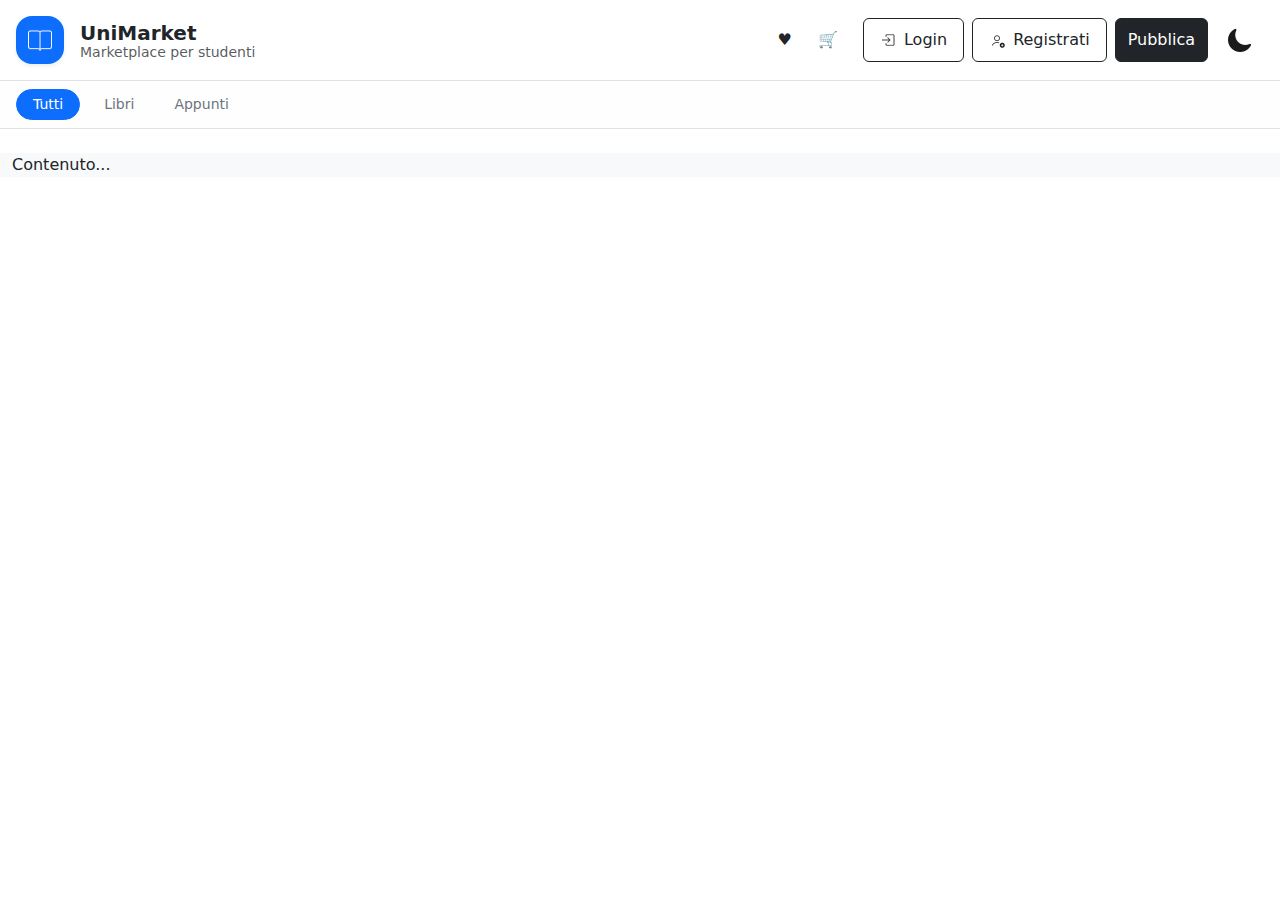
<file: index.html>
<!DOCTYPE html>
<html lang="it">

<head>
    <meta charset="UTF-8">
    <meta name="viewport" content="width=device-width, initial-scale=1.0">
    <title>Header Responsive Priorità</title>
    <link href="https://cdn.jsdelivr.net/npm/bootstrap@5.3.3/dist/css/bootstrap.min.css" rel="stylesheet">
    
    <style>
        /* REGOLE DI "ULTIMA SPIAGGIA" */
        
        /* Il titolo UniMarket rimane visibile quasi sempre. 
           Sparisce SOLO se lo schermo è più piccolo di 370px (es. Galaxy Fold chiuso, vecchi iPhone) */
        @media (max-width: 370px) {
            .titolo-sito {
                display: none;
            }
        }
    </style>
</head>

<body>

    <header class="container-fluid p-0">
        
        <div class="p-2 p-sm-3 border-bottom">
            <div class="row align-items-center justify-content-between g-0 flex-nowrap">
                
                <div class="col-auto d-flex align-items-center">
                    <a href="#" class="d-inline-flex align-items-center justify-content-center 
                                       bg-primary text-decoration-none rounded-4 shadow-sm me-2 me-sm-3" 
                                       style="width: 48px; height: 48px; flex-shrink: 0;">
                        <img src="images/logo-white.png" alt="U" style="width: 24px;">
                    </a>
                    
                    <div class="site-info lh-1">
                        
                        <h1 class="h5 m-0 fw-bold titolo-sito">UniMarket</h1>
                        
                        <span class="small text-muted d-none d-md-block">Marketplace per studenti</span>
                    </div>
                </div>

                <div class="col-auto d-flex align-items-center gap-1 gap-sm-2">
                    <button class="btn btn-link text-dark text-decoration-none p-1 p-sm-2">♥</button>
                    <button class="btn btn-link text-dark text-decoration-none p-1 p-sm-2 me-1 me-sm-2">🛒</button>

                    <div class="d-flex gap-1 gap-sm-2">
                        
                        <button class="btn btn-outline-dark d-flex align-items-center gap-2 px-2 px-sm-3">
                            <img src="images/login-dark.png" alt="" style="width: 16px; height: 16px;"> 
                            <span class="d-none d-lg-inline">Login</span>
                        </button>

                        <button class="btn btn-outline-dark d-flex align-items-center gap-2 px-2 px-sm-3">
                            <img src="images/registarazione-dark.png" alt="" style="width: 16px; height: 16px;"> 
                            <span class="d-none d-lg-inline">Registrati</span>
                        </button>

                        <button class="btn btn-dark d-none d-md-block">Pubblica</button>
                        
                        <button class="btn px-2"><img src="images/luna.png" alt="Modo scuro"></button>
                    </div>
                </div>

            </div>
        </div>

        <div class="row m-0">
            <div class="col-12 d-flex align-items-center px-3 py-2 border-bottom bg-light bg-opacity-10 overflow-x-auto">
                <div class="categories d-flex gap-2 text-nowrap"> 
                    <button class="btn btn-sm btn-primary rounded-pill px-3">Tutti</button>
                    <button class="btn btn-sm btn-outline-secondary rounded-pill px-3 border-0">Libri</button>
                    <button class="btn btn-sm btn-outline-secondary rounded-pill px-3 border-0">Appunti</button>
                </div>
            </div>
        </div>

    </header>

    <div class="container-fluid mt-4 bg-light">
        <p>Contenuto...</p>
    </div>

</body>
</html>
</file>
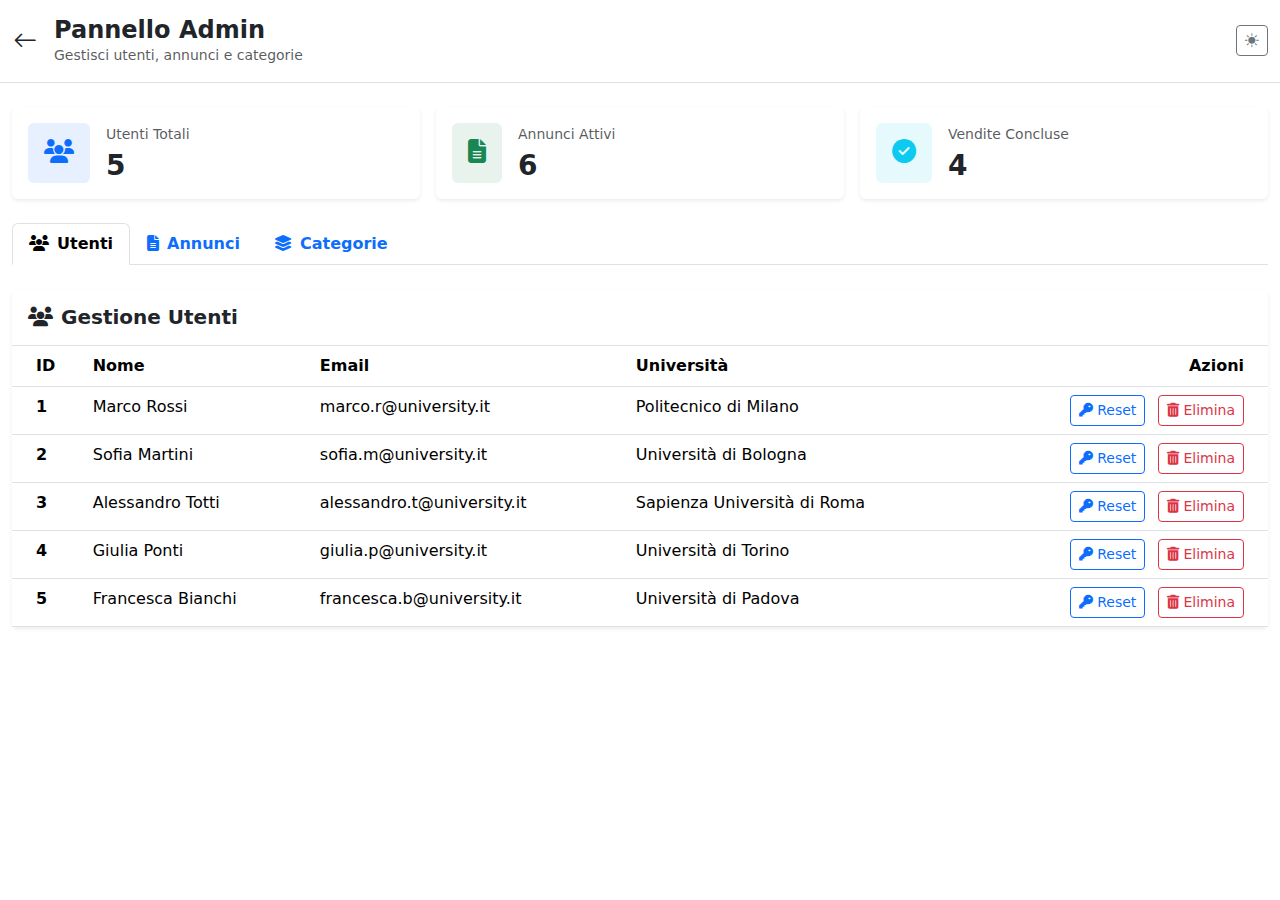
<file: admin.html>
<!DOCTYPE html>
<html lang="it" data-bs-theme="light">

<head>
    <meta charset="UTF-8">
    <meta name="viewport" content="width=device-width, initial-scale=1.0">
    <title>Pannello Admin - UniMarket</title>
    
    <link href="https://cdn.jsdelivr.net/npm/bootstrap@5.3.3/dist/css/bootstrap.min.css" rel="stylesheet">
    <link rel="stylesheet" href="https://cdn.jsdelivr.net/npm/bootstrap-icons@1.11.3/font/bootstrap-icons.min.css">
    <link rel="stylesheet" href="https://cdnjs.cloudflare.com/ajax/libs/font-awesome/6.4.0/css/all.min.css">
   <link rel="stylesheet" href="style/style.css">
</head>

<body class="bg-body">
    <!-- Header -->
    <header class="sticky-top border-bottom bg-white py-3">
        <div class="container-fluid">
            <div class="d-flex align-items-center justify-content-between">
                <div class="d-flex align-items-center gap-3">
                    <a href="indexVr2.html" class="btn btn-link text-body p-0">
                        <i class="bi bi-arrow-left fs-4"></i>
                    </a>
                    <div>
                        <h1 class="h4 fw-bold mb-0">Pannello Admin</h1>
                        <p class="text-muted small mb-0">Gestisci utenti, annunci e categorie</p>
                    </div>
                </div>
                <button class="btn btn-outline-secondary btn-sm" id="themeToggle">
                    <i class="bi bi-moon-fill d-none" id="darkIcon"></i>
                    <i class="bi bi-sun-fill" id="lightIcon"></i>
                </button>
            </div>
        </div>
    </header>

    <main class="container-fluid py-4">
        <!-- Statistiche -->
        <div class="row mb-4 g-3">
            <div class="col-md-4">
                <div class="card border-0 shadow-sm h-100 admin-card">
                    <div class="card-body d-flex align-items-center">
                        <div class="bg-primary bg-opacity-10 text-primary p-3 rounded me-3">
                            <i class="fas fa-users fs-4"></i>
                        </div>
                        <div>
                            <p class="text-muted small mb-1">Utenti Totali</p>
                            <h3 class="mb-0 fw-bold" id="totalUsers">5</h3>
                        </div>
                    </div>
                </div>
            </div>
            <div class="col-md-4">
                <div class="card border-0 shadow-sm h-100 admin-card">
                    <div class="card-body d-flex align-items-center">
                        <div class="bg-success bg-opacity-10 text-success p-3 rounded me-3">
                            <i class="fas fa-file-alt fs-4"></i>
                        </div>
                        <div>
                            <p class="text-muted small mb-1">Annunci Attivi</p>
                            <h3 class="mb-0 fw-bold" id="activeAnnouncements">8</h3>
                        </div>
                    </div>
                </div>
            </div>
            <div class="col-md-4">
                <div class="card border-0 shadow-sm h-100 admin-card">
                    <div class="card-body d-flex align-items-center">
                        <div class="bg-info bg-opacity-10 text-info p-3 rounded me-3">
                            <i class="fas fa-check-circle fs-4"></i>
                        </div>
                        <div>
                            <p class="text-muted small mb-1">Vendite Concluse</p>
                            <h3 class="mb-0 fw-bold" id="completedSales">4</h3>
                        </div>
                    </div>
                </div>
            </div>
        </div>

        <!-- Tabs -->
        <ul class="nav nav-tabs mb-4" id="adminTabs">
            <li class="nav-item"><button class="nav-link active fw-semibold" data-bs-target="#users" data-bs-toggle="tab"><i class="fas fa-users me-2"></i>Utenti</button></li>
            <li class="nav-item"><button class="nav-link fw-semibold" data-bs-target="#announcements" data-bs-toggle="tab"><i class="fas fa-file-alt me-2"></i>Annunci</button></li>
            <li class="nav-item"><button class="nav-link fw-semibold" data-bs-target="#categories" data-bs-toggle="tab"><i class="fas fa-layer-group me-2"></i>Categorie</button></li>
        </ul>

        <!-- Contenuto Tabs -->
        <div class="tab-content">
            <!-- Utenti -->
            <div class="tab-pane fade show active" id="users">
                <div class="card border-0 shadow-sm">
                    <div class="card-header bg-white border-bottom py-3">
                        <h5 class="card-title mb-0 fw-bold"><i class="fas fa-users me-2"></i>Gestione Utenti</h5>
                    </div>
                    <div class="card-body p-0">
                        <div class="table-responsive">
                            <table class="table table-hover mb-0">
                                <thead>
                                    <tr><th class="ps-4">ID</th><th>Nome</th><th>Email</th><th>Università</th><th class="text-end pe-4">Azioni</th></tr>
                                </thead>
                                <tbody id="usersTableBody"></tbody>
                            </table>
                        </div>
                    </div>
                </div>
            </div>

            <!-- Annunci -->
            <div class="tab-pane fade" id="announcements">
                <div class="card border-0 shadow-sm">
                    <div class="card-header bg-white border-bottom py-3">
                        <h5 class="card-title mb-0 fw-bold"><i class="fas fa-file-alt me-2"></i>Moderazione Annunci</h5>
                    </div>
                    <div class="card-body p-0">
                        <div class="table-responsive">
                            <table class="table table-hover mb-0">
                                <thead>
                                    <tr><th class="ps-4">Titolo</th><th>Tipo</th><th>Prezzo</th><th>Venditore</th><th>Data</th><th class="text-end pe-4">Azioni</th></tr>
                                </thead>
                                <tbody id="announcementsTableBody"></tbody>
                            </table>
                        </div>
                    </div>
                </div>
            </div>

            <!-- Categorie -->
            <div class="tab-pane fade" id="categories">
                <div class="row g-4">
                    <div class="col-lg-6">
                        <div class="card border-0 shadow-sm h-100">
                            <div class="card-header bg-white border-bottom py-3">
                                <h5 class="card-title mb-0 fw-bold"><i class="fas fa-book me-2"></i>Gestione Materie</h5>
                            </div>
                            <div class="card-body">
                                <div class="row g-2 mb-4">
                                    <div class="col"><input type="text" class="form-control" id="newSubject" placeholder="Nuova materia"></div>
                                    <div class="col-auto d-flex align-items-end"><button class="btn btn-primary" id="addSubjectBtn"><i class="fas fa-plus me-2"></i>Aggiungi</button></div>
                                </div>
                                <div class="scrollable-content" id="subjectsList"></div>
                            </div>
                        </div>
                    </div>
                    <div class="col-lg-6">
                        <div class="card border-0 shadow-sm h-100">
                            <div class="card-header bg-white border-bottom py-3">
                                <h5 class="card-title mb-0 fw-bold"><i class="fas fa-graduation-cap me-2"></i>Gestione Facoltà</h5>
                            </div>
                            <div class="card-body">
                                <div class="row g-2 mb-4">
                                    <div class="col"><input type="text" class="form-control" id="newFaculty" placeholder="Nuova facoltà"></div>
                                    <div class="col-auto d-flex align-items-end"><button class="btn btn-primary" id="addFacultyBtn"><i class="fas fa-plus me-2"></i>Aggiungi</button></div>
                                </div>
                                <div class="scrollable-content" id="facultiesList"></div>
                            </div>
                        </div>
                    </div>
                </div>
            </div>
        </div>
    </main>

    <!-- Modals -->
    <div class="modal fade" id="resetPasswordModal">
        <div class="modal-dialog">
            <div class="modal-content">
                <div class="modal-header"><h5 class="modal-title fw-bold">Reset Password</h5><button class="btn-close" data-bs-dismiss="modal"></button></div>
                <div class="modal-body">
                    <p class="mb-3" id="resetPasswordUserInfo"></p>
                    <div class="mb-3">
                        <label class="form-label fw-semibold">Nuova Password</label>
                        <input type="password" class="form-control" id="newPassword" placeholder="Minimo 6 caratteri" minlength="6" required>
                        <div class="form-text">La password deve essere di almeno 6 caratteri</div>
                    </div>
                </div>
                <div class="modal-footer">
                    <button class="btn btn-outline-secondary" data-bs-dismiss="modal">Annulla</button>
                    <button class="btn btn-primary" id="confirmResetBtn">Conferma Reset</button>
                </div>
            </div>
        </div>
    </div>

    <!-- Scripts -->
    <script src="https://cdn.jsdelivr.net/npm/bootstrap@5.3.3/dist/js/bootstrap.bundle.min.js"></script>
    <script>
        const users = [
            {id:"1", firstName:"Marco", lastName:"Rossi", email:"marco.r@university.it", university:"Politecnico di Milano"},
            {id:"2", firstName:"Sofia", lastName:"Martini", email:"sofia.m@university.it", university:"Università di Bologna"},
            {id:"3", firstName:"Alessandro", lastName:"Totti", email:"alessandro.t@university.it", university:"Sapienza Università di Roma"},
            {id:"4", firstName:"Giulia", lastName:"Ponti", email:"giulia.p@university.it", university:"Università di Torino"},
            {id:"5", firstName:"Francesca", lastName:"Bianchi", email:"francesca.b@university.it", university:"Università di Padova"},
        ];
        const announcements = [
            {id:"1", title:"Analisi Matematica 1 - Bramanti", price:25, seller:"Marco R.", publishedDate:"2025-11-18", type:"Libro", status:"attivo"},
            {id:"2", title:"Appunti Diritto Costituzionale", price:15, seller:"Sofia M.", publishedDate:"2025-11-17", type:"Appunti", status:"attivo"},
            {id:"3", title:"Fisica Generale 1 - Mazzoldi", price:30, seller:"Alessandro T.", publishedDate:"2025-11-16", type:"Libro", status:"venduto"},
            {id:"4", title:"Appunti Programmazione Java", price:12, seller:"Giulia P.", publishedDate:"2025-11-15", type:"Appunti", status:"attivo"},
            {id:"5", title:"Chimica Organica - Bruice", price:45, seller:"Francesca B.", publishedDate:"2025-11-14", type:"Libro", status:"venduto"},
            {id:"6", title:"Appunti Storia Contemporanea", price:10, seller:"Luca N.", publishedDate:"2025-11-13", type:"Appunti", status:"attivo"},
            {id:"7", title:"Economia Aziendale - Airoldi", price:28, seller:"Martina C.", publishedDate:"2025-11-12", type:"Libro", status:"attivo"},
            {id:"8", title:"Appunti Anatomia Umana", price:20, seller:"Elena S.", publishedDate:"2025-11-11", type:"Appunti", status:"attivo"},
        ];
        let subjects = ["Analisi Matematica", "Fisica", "Programmazione", "Economia", "Diritto"];
        let faculties = ["Ingegneria", "Medicina", "Economia", "Giurisprudenza", "Informatica", "Lettere e Filosofia"];
        let selectedUser = null;

        function init() {
            loadUsers(); loadAnnouncements(); loadSubjects(); loadFaculties(); updateStats();
            document.getElementById('themeToggle').addEventListener('click', toggleTheme);
            document.getElementById('addSubjectBtn').addEventListener('click', addSubject);
            document.getElementById('addFacultyBtn').addEventListener('click', addFaculty);
            document.getElementById('confirmResetBtn').addEventListener('click', confirmReset);
            applyTheme(localStorage.getItem('adminTheme') || 'light');
        }

        function toggleTheme() {
            const theme = document.documentElement.getAttribute('data-bs-theme') === 'dark' ? 'light' : 'dark';
            applyTheme(theme);
            localStorage.setItem('adminTheme', theme);
        }

        function applyTheme(theme) {
            document.documentElement.setAttribute('data-bs-theme', theme);
            const darkIcon = document.getElementById('darkIcon');
            const lightIcon = document.getElementById('lightIcon');
            darkIcon.classList.toggle('d-none', theme === 'light');
            lightIcon.classList.toggle('d-none', theme === 'dark');
        }

        function loadUsers() {
            const tbody = document.getElementById('usersTableBody');
            tbody.innerHTML = users.map(user => `
                <tr>
                    <td class="ps-4 fw-semibold">${user.id}</td>
                    <td>${user.firstName} ${user.lastName}</td>
                    <td>${user.email}</td>
                    <td>${user.university}</td>
                    <td class="text-end pe-4">
                        <button class="btn btn-outline-primary btn-sm me-2" onclick="openResetPassword('${user.id}')">
                            <i class="fas fa-key me-1"></i>Reset
                        </button>
                        <button class="btn btn-outline-danger btn-sm" onclick="deleteUser('${user.id}')">
                            <i class="fas fa-trash-alt me-1"></i>Elimina
                        </button>
                    </td>
                </tr>
            `).join('');
        }

        function loadAnnouncements() {
            const tbody = document.getElementById('announcementsTableBody');
            tbody.innerHTML = announcements.map(a => `
                <tr>
                    <td class="ps-4">
                        <span class="badge ${a.status === 'venduto' ? 'bg-success' : 'bg-primary'} me-2">${a.status === 'venduto' ? 'Venduto' : 'Attivo'}</span>
                        <span class="text-truncate d-inline-block" style="max-width:200px" title="${a.title}">${a.title}</span>
                    </td>
                    <td><span class="badge bg-secondary">${a.type}</span></td>
                    <td class="fw-semibold">€${a.price}</td>
                    <td>${a.seller}</td>
                    <td>${a.publishedDate}</td>
                    <td class="text-end pe-4">
                        <button class="btn btn-outline-danger btn-sm" onclick="deleteAnnouncement('${a.id}')">
                            <i class="fas fa-trash-alt me-1"></i>Elimina
                        </button>
                    </td>
                </tr>
            `).join('');
        }

        function loadSubjects() {
            const container = document.getElementById('subjectsList');
            container.innerHTML = subjects.map((s, i) => `
                <div class="category-item d-flex justify-content-between align-items-center">
                    <span class="fw-medium">${s}</span>
                    <button class="btn btn-link text-danger p-0" onclick="deleteSubject(${i})">
                        <i class="fas fa-times"></i>
                    </button>
                </div>
            `).join('');
        }

        function loadFaculties() {
            const container = document.getElementById('facultiesList');
            container.innerHTML = faculties.map((f, i) => `
                <div class="category-item d-flex justify-content-between align-items-center">
                    <span class="fw-medium">${f}</span>
                    <button class="btn btn-link text-danger p-0" onclick="deleteFaculty(${i})">
                        <i class="fas fa-times"></i>
                    </button>
                </div>
            `).join('');
        }

        function updateStats() {
            document.getElementById('totalUsers').textContent = users.length;
            document.getElementById('activeAnnouncements').textContent = announcements.filter(a => a.status === 'attivo').length;
            document.getElementById('completedSales').textContent = announcements.filter(a => a.type === 'Libro').length;
        }

        function addSubject() {
            const input = document.getElementById('newSubject');
            const subject = input.value.trim();
            if (!subject) return alert('Inserisci il nome della materia');
            if (subjects.includes(subject)) return alert('Materia già esistente');
            subjects.push(subject); loadSubjects(); input.value = ''; showToast('Materia aggiunta');
        }

        function addFaculty() {
            const input = document.getElementById('newFaculty');
            const faculty = input.value.trim();
            if (!faculty) return alert('Inserisci il nome della facoltà');
            if (faculties.includes(faculty)) return alert('Facoltà già esistente');
            faculties.push(faculty); loadFaculties(); input.value = ''; showToast('Facoltà aggiunta');
        }

        function confirmReset() {
            const newPassword = document.getElementById('newPassword').value;
            if (newPassword.length < 6) return alert('Password di almeno 6 caratteri');
            if (selectedUser) {
                bootstrap.Modal.getInstance(document.getElementById('resetPasswordModal')).hide();
                showToast(`Password aggiornata per ${selectedUser.email}`);
                selectedUser = null; document.getElementById('newPassword').value = '';
            }
        }

        function showToast(message) {
            const toast = new bootstrap.Toast(document.createElement('div'));
            toast._element.className = 'toast bg-success text-white';
            toast._element.innerHTML = `<div class="toast-body">${message}</div>`;
            document.body.appendChild(toast._element);
            toast.show();
            setTimeout(() => toast._element.remove(), 3000);
        }

        window.openResetPassword = function(userId) {
            selectedUser = users.find(u => u.id === userId);
            if (selectedUser) {
                document.getElementById('resetPasswordUserInfo').innerHTML = `
                    Inserisci la nuova password per <strong>${selectedUser.firstName} ${selectedUser.lastName}</strong>
                    (<strong>${selectedUser.email}</strong>)
                `;
                new bootstrap.Modal(document.getElementById('resetPasswordModal')).show();
            }
        };

        window.deleteUser = function(userId) {
            if (confirm('Eliminare questo utente?')) {
                const index = users.findIndex(u => u.id === userId);
                if (index > -1) { users.splice(index, 1); loadUsers(); updateStats(); showToast('Utente eliminato'); }
            }
        };

        window.deleteAnnouncement = function(announcementId) {
            if (confirm('Eliminare questo annuncio?')) {
                const index = announcements.findIndex(a => a.id === announcementId);
                if (index > -1) { announcements.splice(index, 1); loadAnnouncements(); updateStats(); showToast('Annuncio eliminato'); }
            }
        };

        window.deleteSubject = function(index) {
            if (confirm('Eliminare questa materia?')) { subjects.splice(index, 1); loadSubjects(); showToast('Materia rimossa'); }
        };

        window.deleteFaculty = function(index) {
            if (confirm('Eliminare questa facoltà?')) { faculties.splice(index, 1); loadFaculties(); showToast('Facoltà rimossa'); }
        };

        document.addEventListener('DOMContentLoaded', init);
    </script>
</body>
</html>
</file>
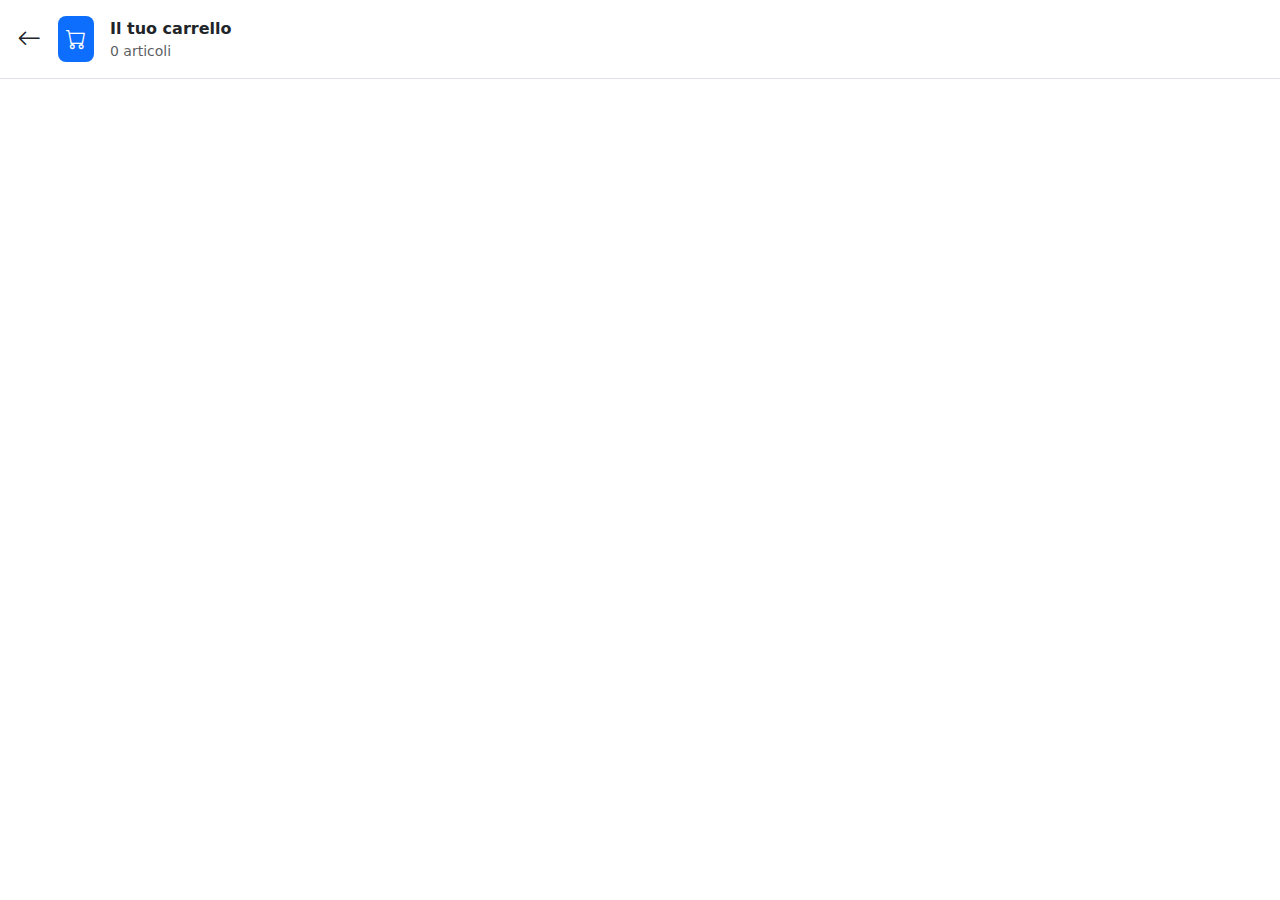
<file: carrello.html>
<!DOCTYPE html>
<html lang="it">

<head>
    <meta charset="UTF-8">
    <meta name="viewport" content="width=device-width, initial-scale=1.0">
    <title>Carrello - UniMarket</title>
    <link href="https://cdn.jsdelivr.net/npm/bootstrap@5.3.3/dist/css/bootstrap.min.css" rel="stylesheet">
    <link rel="stylesheet" href="https://cdn.jsdelivr.net/npm/bootstrap-icons@1.11.3/font/bootstrap-icons.min.css">
    <script>
        (function () {
            const tema = localStorage.getItem('temaPreferito') || 'light';
            document.documentElement.setAttribute('data-bs-theme', tema);
        })();
    </script>
</head>

<body class="bg-body">
    <div class="container-fluid p-0">
        <header class="d-flex align-items-center bg-body m-0 p-3 border-bottom sticky-top">
            <a href="index.html" class="btn btn-link text-body p-0 me-3" aria-label="Torna indietro">
                <i class="bi bi-arrow-left fs-4"></i>
            </a>
            <div class="d-flex align-items-center">
                <span class="bg-primary p-2 rounded-3 me-3 fs-5"><i class="bi bi-cart text-white"></i></span>
                <div>
                    <div class="fw-bold">Il tuo carrello</div>
                    <div id="info-carrello" class="text-muted small">0 articoli</div>
                </div>
            </div>
        </header>

        <main id="lista-carrello" class="p-3">
            </main>

        <div id="carrello-vuoto" class="text-center py-5 d-none">
            <i class="bi bi-cart-x fs-1 text-muted"></i>
            <p class="mt-2 text-muted">Il carrello è ancora vuoto.</p>
            <a href="indexvr2.html" class="btn btn-primary mt-2">Sfoglia annunci</a>
        </div>

        <div id="footer-totale" class="fixed-bottom bg-body border-top p-3 shadow-lg d-none">
            <div class="container-fluid">
                <div class="d-flex justify-content-between align-items-center mb-3">
                    <span class="h6 mb-0 text-muted">Subtotale:</span>
                    <span id="prezzo-totale" class="h5 mb-0 fw-bold text-primary">€0.00</span>
                </div>
                <button class="btn btn-primary w-100 py-2 fw-bold rounded-3">Procedi al pagamento</button>
            </div>
        </div>

        <div style="height: 120px;"></div>
    </div>

    <script>
        function caricaCarrello() {
            const container = document.getElementById('lista-carrello');
            const infoCarrello = document.getElementById('info-carrello');
            const carrelloVuoto = document.getElementById('carrello-vuoto');
            const footerTotale = document.getElementById('footer-totale');
            const prezzoTotaleEl = document.getElementById('prezzo-totale');
            
            const carrello = JSON.parse(localStorage.getItem('mioCarrello')) || [];

            container.innerHTML = '';
            infoCarrello.textContent = `${carrello.length} articolo/i`;

            if (carrello.length === 0) {
                carrelloVuoto.classList.remove('d-none');
                footerTotale.classList.add('d-none');
                return;
            }

            carrelloVuoto.classList.add('d-none');
            footerTotale.classList.remove('d-none');

            let totale = 0;

            carrello.forEach((item, index) => {
                totale += parseFloat(item.prezzo);

                const card = `
                <div class="card shadow-sm mb-3 border-0">
                    <div class="card-body d-flex align-items-center">
                        <img src="${item.img}" class="rounded me-3" style="width:70px;height:90px;object-fit:cover;">
                        <div class="flex-grow-1">
                            <h6 class="fw-bold mb-0">${item.title}</h6>
                            <span class="text-primary fw-bold">€${item.prezzo}</span>
                        </div>
                        <button onclick="rimuoviDalCarrello(${index})" class="btn btn-outline-danger btn-sm border-0">
                            <i class="bi bi-trash fs-5"></i>
                        </button>
                    </div>
                </div>`;
                container.innerHTML += card;
            });

            prezzoTotaleEl.textContent = `€${totale.toFixed(2)}`;
        }

        function rimuoviDalCarrello(index) {
            let carrello = JSON.parse(localStorage.getItem('mioCarrello')) || [];
            carrello.splice(index, 1);
            localStorage.setItem('mioCarrello', JSON.stringify(carrello));
            caricaCarrello(); // Aggiorna istantaneamente l'interfaccia
        }

        document.addEventListener('DOMContentLoaded', caricaCarrello);
        <div class="card shadow-sm my-3 mx-2">
            <div class="card-body d-flex align-items-start">
                <div class="flex-shrink-0 me-3">
                    <img src="images/placeholder-book.png" alt="Anteprima prodotto" class="rounded"
                        style="width:90px;height:120px;object-fit:cover;">
                </div>
                <div class="flex-grow-1">
                    <h5 class="card-title fw-bold mb-1">Analisi Matematica 1 - Bramanti</h5>
                    <p class="card-text text-muted mb-0 small">Analisi Matematica 1</p>
                    <p class="card-text text-muted mb-3 small">Politecnico di Milano</p>
                    <div class="fw-bold text-body">€25</div>
                </div>
                <button class="btn btn-link text-danger p-0 ms-3" aria-label="Rimuovi articolo">
                    <i class="bi bi-trash fs-4"></i>
                </button>
            </div>
        </div>

        <div class="card shadow-sm mt-4 mx-2">
            <div class="card-body">
                <h4 class="fw-bold mb-3" style="font-size: 1.1rem;">Riepilogo ordine</h4>

                <div class="d-flex justify-content-between mb-2">
                    <span>Subtotale (1 articolo)</span>
                    <span class="fw-semibold">€25.00</span>
                </div>

                <div class="d-flex justify-content-between mb-3">
                    <span>Spedizione</span>
                    <span class="text-success fw-bold">Gratuita</span>
                </div>

                <div class="d-flex justify-content-between pt-3 border-top">
                    <span class="fw-bold fs-5">Totale</span>
                    <span class="fw-bold fs-5">€25.00</span>
                </div>
            </div>
            <div class="p-3 text-center">
                <button id="btn-procedi" class="btn btn-dark w-100 py-3 mb-3 fw-bold">Procedi al pagamento</button>
                <a id="btn-continua" href="index.html" class="btn btn-outline-secondary w-100 py-3 fw-bold">Continua lo
                    shopping</a>
            </div>

            <button class="btn btn-secondary rounded-circle position-fixed end-0 me-3 mb-3" style="bottom:1rem;"
                aria-label="Aiuto">
                <i class="bi bi-question-circle"></i>
            </button>

        </div>


    </div>

    <script src="https://cdn.jsdelivr.net/npm/bootstrap@5.3.3/dist/js/bootstrap.bundle.min.js"
        integrity="sha384-YvpcrYf0tY3lHB60NNkmXc5s9fDVZLESaAA55NDzOxhy9GkcIdslK1eN7N6jIeHz"
        crossorigin="anonymous"></script>
    <script>
        (function () {
            const btnProcedi = document.getElementById('btn-procedi');
            const btnContinua = document.getElementById('btn-continua');

            function applyThemeToButtons(theme) {
                if (!btnProcedi || !btnContinua) return;
                if (theme === 'dark') {
                    // Procedi: tutto bianco con testo nero
                    btnProcedi.classList.remove('btn-dark');
                    btnProcedi.classList.add('btn-light');
                    btnProcedi.classList.remove('text-white');
                    btnProcedi.classList.add('text-dark');

                    // Continua: bordo bianco e testo bianco
                    btnContinua.classList.remove('btn-outline-secondary');
                    btnContinua.classList.add('btn-outline-light');
                    btnContinua.classList.remove('text-dark');
                    btnContinua.classList.add('text-white');
                } else {
                    // Light theme: Procedi scuro, testo bianco
                    btnProcedi.classList.remove('btn-light');
                    btnProcedi.classList.add('btn-dark');
                    btnProcedi.classList.remove('text-dark');
                    btnProcedi.classList.add('text-white');

                    // Continua: bordo secondario e testo scuro
                    btnContinua.classList.remove('btn-outline-light');
                    btnContinua.classList.add('btn-outline-secondary');
                    btnContinua.classList.remove('text-white');
                    btnContinua.classList.add('text-dark');
                }
            }

            // Applica tema iniziale
            try {
                const tema = localStorage.getItem('temaPreferito') || (window.matchMedia && window.matchMedia('(prefers-color-scheme: dark)').matches ? 'dark' : 'light');
                applyThemeToButtons(tema);
            } catch (e) { console.warn('Impossibile leggere tema:', e); }

            // Aggiorna quando il tema cambia in un'altra scheda
            window.addEventListener('storage', (e) => {
                if (e.key === 'temaPreferito') applyThemeToButtons(e.newValue || 'light');
            });
        })();
    </script>
</body>

</html>
</file>
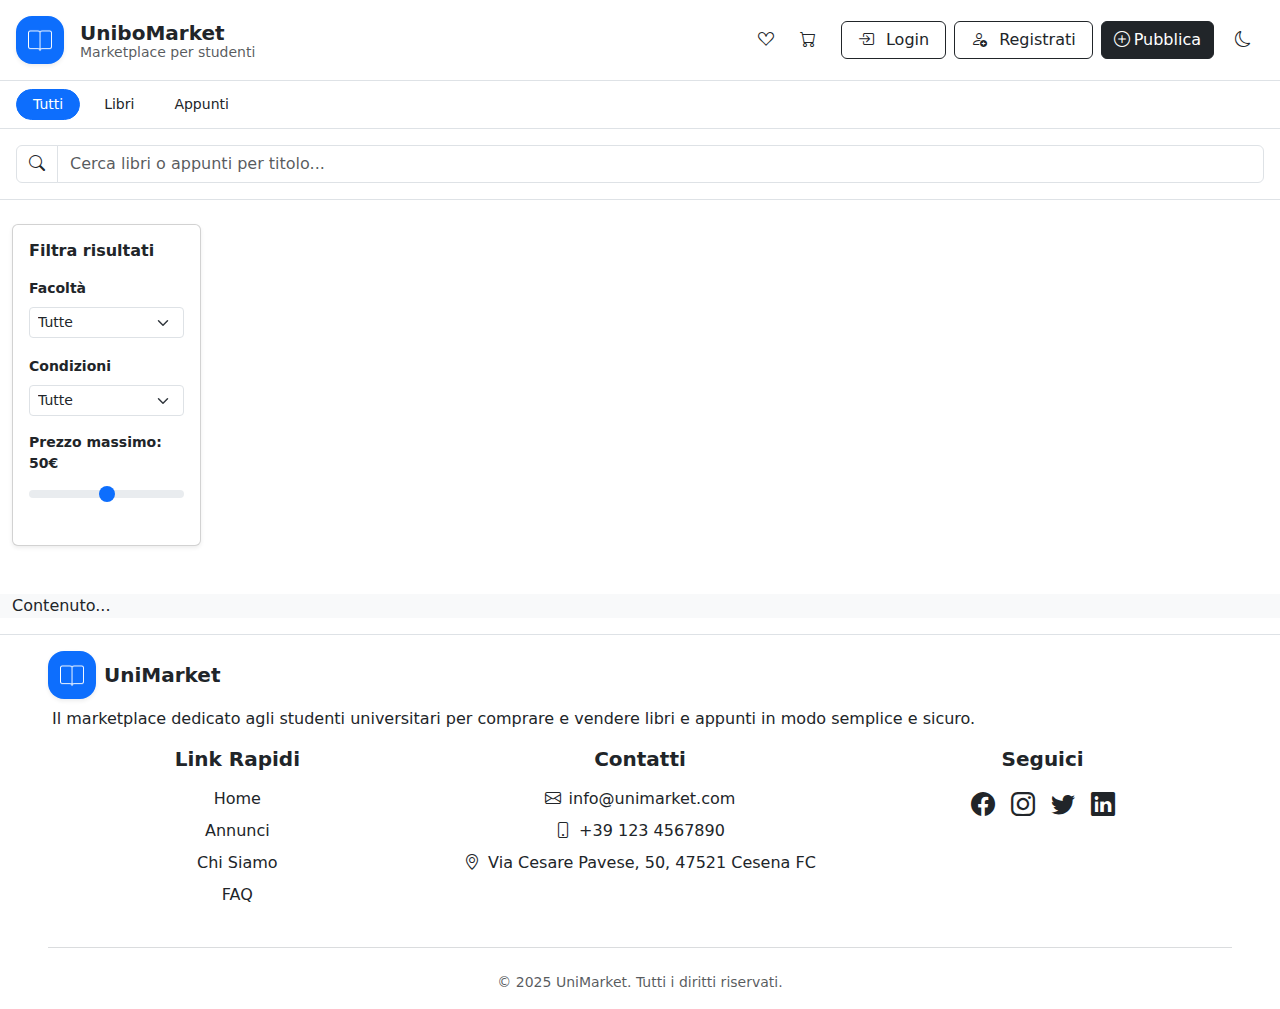
<file: indexFinto.html>
<!DOCTYPE html>
<html lang="it">

<head>
    <meta charset="UTF-8">
    <meta name="viewport" content="width=device-width, initial-scale=1.0">
    <title>Home</title>
    <link href="https://cdn.jsdelivr.net/npm/bootstrap@5.3.3/dist/css/bootstrap.min.css" rel="stylesheet">
    <link rel="stylesheet" href="https://cdn.jsdelivr.net/npm/bootstrap-icons@1.11.3/font/bootstrap-icons.min.css">
    <link rel="stylesheet" href="style/style.css">

</head>

<body>

    <header class="container-fluid p-0">

        <div class="p-2 p-sm-3 border-bottom">
            <div class="row align-items-center justify-content-between g-0 flex-nowrap">

                <div class="col-auto d-flex align-items-center">
                    <div class="d-inline-flex align-items-center justify-content-center bg-primary rounded-4 shadow-sm me-2 me-sm-3"
                        style="width: 48px; height: 48px; flex-shrink: 0;">
                        <img src="images/logo-white.png" alt="U" style="width: 24px;">
                    </div>

                    <div class="site-info lh-1">
                        <h1 class="h5 m-0 fw-bold titolo-sito">UniboMarket</h1>
                        <span class="small text-muted d-none d-md-block">Marketplace per studenti</span>
                    </div>
                </div>

                <div class="col-auto d-flex align-items-center gap-1 gap-sm-2">
                    <a href="preferiti.html" class="btn btn-link text-dark text-decoration-none p-1 p-sm-2">
                        <i class="bi bi-suit-heart text-body"></i>
                    </a>
                    <a href="carrello.html"
                        class="btn btn-link text-dark text-decoration-none d-none d-md-inline p-1 p-sm-2 me-1 me-sm-2">
                        <i class="bi bi-cart text-body"></i>
                    </a>

                    <div class="d-flex gap-1 gap-sm-2">

                        <a id="btn-login" href="login.html"
                            class="btn btn-outline-dark bg-transparent text-body d-none d-md-flex align-items-center gap-2 px-2 px-sm-3">
                            <i class="bi bi-box-arrow-in-right text-body"></i>
                            <span class="ms-1">Login</span>
                        </a>

                        <a id="btn-register" href="register.html"
                            class="btn btn-outline-dark bg-transparent text-body d-none d-md-flex align-items-center gap-2 px-2 px-sm-3">
                            <i class="bi bi-person-add text-body"></i>
                            <span class="ms-1">Registrati</span>
                        </a>

                        <a id="btn-pubblica" href="pubblica.html" class="btn btn-dark d-flex align-items-center">
                            <i class="bi bi-plus-circle"></i>
                            <span class="d-none d-md-inline ms-1">Pubblica</span>
                        </a>


                        <button id="btn-tema" class="btn" aria-label="Cambia tema colore">
                            <i id="icona-luna" class="bi bi-moon"></i>
                            <i id="icona-sole" class="bi bi-sun d-none"></i>
                        </button>
                        

                        <button class="btn btn-link text-dark p-1 d-md-none" type="button" data-bs-toggle="offcanvas"
                            data-bs-target="#menuMobile">
                            <i class="bi bi-list fs-2 text-body"></i>
                        </button>
                    </div>
                </div>

            </div>
        </div>

        <div class="row m-0">
            <div class="col-12 d-flex align-items-center px-3 py-2 border-bottom bg-opacity-10 overflow-x-auto">
                <div class="categories d-flex gap-2 text-nowrap">
                    <button class="btn btn-sm btn-primary rounded-pill px-3">
                        <span>Tutti</span>
                    </button>
                    <button class="btn btn-sm btn-outline-secondary rounded-pill px-3 border-0">
                        <span class="text-body">Libri</span>
                    </button>
                    <button class="btn btn-sm btn-outline-secondary rounded-pill px-3 border-0">
                        <span class="text-body">Appunti</span>
                    </button>
                </div>
            </div>
        </div>
        <!-- BARRA DI RICERCA -->
        <div class="row m-0 border-bottom bg-body">
            <div class="col-12 px-3 py-3">
                <div class="input-group">
                    <span class="input-group-text bg-transparent">
                        <i class="bi bi-search"></i>
                    </span>
                    <input type="text" id="searchInput" class="form-control"
                        placeholder="Cerca libri o appunti per titolo..." aria-label="Cerca">
                </div>
            </div>
        </div>
        <!-- FILTRO CONDIZIONE-->
        <div class="container-fluid mt-4">
            <div class="row">

                <!-- BOTTONE COLLAPSE MOBILE -->
                <div class="d-md-none mb-3 px-3">
                    <button class="btn btn-outline-primary w-100" type="button" data-bs-toggle="collapse"
                        data-bs-target="#filtriSidebarMobile" aria-expanded="false" aria-controls="filtriSidebarMobile">
                        Filtri <i class="bi bi-funnel ms-2"></i>
                    </button>
                </div>

                <!-- SIDEBAR FILTRI COLLAPSABILE -->
                <aside class="col-12 col-md-3 col-lg-2 mb-4">
                    <div class="collapse d-md-block" id="filtriSidebarMobile">
                        <div class="card shadow-sm">
                            <div class="card-body">

                                <h6 class="fw-bold mb-3">Filtra risultati</h6>

                                <!-- FACOLTÀ -->
                                <div class="mb-3">
                                    <label class="form-label small fw-semibold">Facoltà</label>
                                    <select id="filterFacolta" class="form-select form-select-sm">
                                        <option value="">Tutte</option>
                                        <option value="ingegneria">Ingegneria</option>
                                        <option value="medicina">Medicina</option>
                                        <option value="economia">Economia</option>
                                        <option value="giurisprudenza">Giurisprudenza</option>
                                    </select>
                                </div>

                                <!-- CONDIZIONI -->
                                <div class="mb-3">
                                    <label class="form-label small fw-semibold">Condizioni</label>
                                    <select id="filterCondizioni" class="form-select form-select-sm">
                                        <option value="">Tutte</option>
                                        <option value="nuovo">Nuovo</option>
                                        <option value="ottimo">Ottimo</option>
                                        <option value="buono">Buono</option>
                                        <option value="usato">Usato</option>
                                    </select>
                                </div>

                                <!-- PREZZO MASSIMO -->
                                <div class="mb-3">
                                    <label class="form-label small fw-semibold">
                                        Prezzo massimo: <span id="prezzoValore">50€</span>
                                    </label>
                                    <input type="range" id="filterPrezzo" class="form-range" min="0" max="100" step="5"
                                        value="50">
                                </div>

                            </div>
                        </div>
                    </div>
                </aside>


                <!-- LISTA ANNUNCI -->
                <section class="col-12 col-md-9 col-lg-10">
                    <div id="lista-annunci" class="row g-3">
                        <!-- annunci -->
                    </div>
                </section>

            </div>
        </div>



    </header>

    <div class="container-fluid mt-4 bg-light">
        <p>Contenuto...</p>
    </div>


    <!-- footerrrrrrrrrrrrrrrrrrrrrrrrrrrrrrrrrrrrrrrrrrrrrrrrrrrrr -->

    <footer class="text-body pt-3 pb-3 border-top">
        <div class="container-fluid px-3 px-lg-5">
            <div class="row">

                <div class="col-12 text-start mb-3">
                    <div class="d-flex align-items-center mb-2">
                        <div class="d-inline-flex align-items-center justify-content-center 
                                    bg-primary rounded-4 shadow-sm me-2"
                            style="width: 48px; height: 48px; flex-shrink: 0;">
                            <img src="images/logo-white.png" alt="U" style="width: 24px;">
                        </div>
                        <h5 class="fw-bold mb-0 text-body">UniMarket</h5>
                    </div>
                    <div class="text-body ms-1">Il marketplace dedicato agli studenti universitari per comprare e
                        vendere libri e appunti in modo semplice e sicuro.</div>
                </div>

                <div class="col-md-4 col-12 mb-3 mb-md-0 text-md-center">
                    <h5 class="fw-bold mb-3 text-start text-md-center">Link Rapidi</h5>
                    <ul class="list-unstyled text-start text-md-center p-0">
                        <li class="mb-2"><a href="#" class="text-body text-decoration-none">Home</a></li>
                        <li class="mb-2"><a href="#" class="text-body text-decoration-none">Annunci</a></li>
                        <li class="mb-2"><a href="#" class="text-body text-decoration-none">Chi Siamo</a></li>
                        <li class="mb-2"><a href="#" class="text-body text-decoration-none">FAQ</a></li>
                    </ul>
                </div>

                <div class="col-md-4 col-12 mb-3 mb-md-0 text-md-center">
                    <h5 class="fw-bold mb-3 text-start text-md-center">Contatti</h5>
                    <ul class="list-unstyled text-start text-md-center p-0">
                        <li class="mb-2"><i class="bi bi-envelope me-2"></i><a href="mailto:info@unimarket.com"
                                class="text-body text-decoration-none">info@unimarket.com</a></li>
                        <li class="mb-2"><i class="bi bi-phone me-2"></i><a href="tel:+391234567890"
                                class="text-body text-decoration-none">+39 123 4567890</a></li>
                        <li class="mb-2"><i class="bi bi-geo-alt me-2"></i>Via Cesare Pavese, 50, 47521 Cesena FC</li>
                    </ul>
                </div>

                <div class="col-md-4 col-12 mb-3 mb-md-0 text-md-center">
                    <h5 class="fw-bold mb-3 text-center text-md-center">Seguici</h5>
                    <div class="d-flex justify-content-center gap-3">
                        <a href="#" class="text-body fs-4"><i class="bi bi-facebook"></i></a>
                        <a href="#" class="text-body fs-4"><i class="bi bi-instagram"></i></a>
                        <a href="#" class="text-body fs-4"><i class="bi bi-twitter"></i></a>
                        <a href="#" class="text-body fs-4"><i class="bi bi-linkedin"></i></a>
                    </div>
                </div>

            </div>

            <hr class="my-4 border-secondary">

            <div class="row">
                <div class="col-12 text-center small text-muted">
                    &copy; 2025 UniMarket. Tutti i diritti riservati.
                </div>
            </div>
        </div>
    </footer>


    <!-- menu tendnaaaaaaaaaaaaaaaaaaaaaaaaaaaaaaaaaaaaaaaaaaaaaa -->

    <div class="offcanvas offcanvas-end" tabindex="-1" id="menuMobile">
        <div class="offcanvas-header border-bottom">
            <h5 class="offcanvas-title fw-bold">Menu UniMarket</h5>
            <button type="button" class="btn-close" data-bs-dismiss="offcanvas"></button>
        </div>

        <div class="offcanvas-body d-flex flex-column gap-3">

            <div class="p-3 bg-body-tertiary rounded-3 text-center">
                <p class="mb-2 text-muted small">Accedi per gestire i tuoi annunci</p>
                <div class="d-grid gap-2">
                    <a id="btn-mobile-login" href="login.html" class="btn btn-outline-dark">
                        <i class="bi bi-box-arrow-in-right me-2"></i>Login
                    </a>
                    <a id="btn-mobile-register" href="register.html" class="btn btn-dark">
                        <i class="bi bi-person-add me-2"></i>Registrati
                    </a>
                </div>
            </div>

            <hr class="my-1">

            <ul class="list-unstyled fw-medium fs-5">
                <li class="mb-3"><a href="preferiti.html" class="text-decoration-none text-body"><i
                            class="bi bi-suit-heart me-3"></i>Preferiti</a></li>
                <li class="mb-3"><a href="carrello.html" class="text-decoration-none text-body"><i
                            class="bi bi-cart me-3"></i>Carrello</a></li>
                <li class="mb-3"><a href="aiuto.html" class="text-decoration-none text-body"><i
                            class="bi bi-question-circle me-3"></i>Aiuto e Supporto</a></li>
            </ul>

        </div>
    </div>

    <!-- javascriptttttttttttttttttttttttttttttttttttttttt -->

    <script>
        const bottone = document.getElementById('btn-tema');
        const html = document.documentElement;
        const iconaLuna = document.getElementById('icona-luna');
        const iconaSole = document.getElementById('icona-sole');

        // Selezioniamo il nuovo link Pubblica
        const btnPubblica = document.getElementById('btn-pubblica');

        // Selezioniamo i bottoni DESKTOP
        const btnLogin = document.getElementById('btn-login');
        const btnRegister = document.getElementById('btn-register');

        // Selezioniamo i bottoni MOBILE
        const btnMobileLogin = document.getElementById('btn-mobile-login');
        const btnMobileRegister = document.getElementById('btn-mobile-register');

        const applicaTema = (tema) => {
            html.setAttribute('data-bs-theme', tema);
            localStorage.setItem('temaPreferito', tema);

            if (tema === 'dark') {
                // --- MODALITÀ SCURA (Sfondo scuro) ---
                iconaLuna.classList.add('d-none');
                iconaSole.classList.remove('d-none');

                // Toggle Tema (Bottone luna/sole)
                bottone.classList.replace('btn-outline-secondary', 'btn-outline-light');

                // LOGICA PUBBLICA: In Dark Mode il bottone diventa BIANCO (btn-light)
                btnPubblica.classList.remove('btn-dark');
                btnPubblica.classList.add('btn-light');

                // Desktop Login/Register
                if (btnLogin) btnLogin.classList.replace('btn-outline-dark', 'btn-outline-light');
                if (btnRegister) btnRegister.classList.replace('btn-outline-dark', 'btn-outline-light');

                // Gestione Mobile
                if (btnMobileLogin) btnMobileLogin.classList.replace('btn-outline-dark', 'btn-outline-light');
                if (btnMobileRegister) {
                    btnMobileRegister.classList.remove('btn-dark');
                    btnMobileRegister.classList.add('btn-light');
                }

            } else {
                // --- MODALITÀ CHIARA (Sfondo bianco) ---
                iconaLuna.classList.remove('d-none');
                iconaSole.classList.add('d-none');

                // Toggle Tema (Bottone luna/sole)
                bottone.classList.replace('btn-outline-light', 'btn-outline-secondary');

                // LOGICA PUBBLICA: In Light Mode il bottone diventa NERO (btn-dark)
                btnPubblica.classList.remove('btn-light');
                btnPubblica.classList.add('btn-dark');

                // Desktop Login/Register
                if (btnLogin) btnLogin.classList.replace('btn-outline-light', 'btn-outline-dark');
                if (btnRegister) btnRegister.classList.replace('btn-outline-light', 'btn-outline-dark');

                // Gestione Mobile
                if (btnMobileLogin) btnMobileLogin.classList.replace('btn-outline-light', 'btn-outline-dark');
                if (btnMobileRegister) {
                    btnMobileRegister.classList.remove('btn-light');
                    btnMobileRegister.classList.add('btn-dark');
                }
            }
        };

        const caricaTemaIniziale = () => {
            const temaSalvato = localStorage.getItem('temaPreferito');
            if (temaSalvato) return temaSalvato;
            return window.matchMedia('(prefers-color-scheme: dark)').matches ? 'dark' : 'light';
        };

        // Avvio immediato
        applicaTema(caricaTemaIniziale());

        // Listener click
        bottone.addEventListener('click', () => {
            const temaAttuale = html.getAttribute('data-bs-theme');
            const nuovoTema = temaAttuale === 'dark' ? 'light' : 'dark';
            applicaTema(nuovoTema);
        });
    </script>

    <!-- Bootstrap JS (caricato in fondo per performance) -->
    <script src="https://cdn.jsdelivr.net/npm/bootstrap@5.3.3/dist/js/bootstrap.bundle.min.js"></script>

    <!-- script per la gestione della barra di ricerca -->
    <script>
        const searchInput = document.getElementById("searchInput");

        searchInput.addEventListener("input", function () {
            const query = this.value.toLowerCase();
            const annunci = document.querySelectorAll(".annuncio");

            annunci.forEach(annuncio => {
                const titolo = annuncio.dataset.title.toLowerCase();
                annuncio.style.display = titolo.includes(query) ? "block" : "none";
            });
        });
    </script>

    <!-- script per il filtro-->
    <script>
        const searchInputFilter = document.getElementById("searchInput");
        const filterFacolta = document.getElementById("filterFacolta");
        const filterCondizioni = document.getElementById("filterCondizioni");
        const filterPrezzo = document.getElementById("filterPrezzo");
        const prezzoValore = document.getElementById("prezzoValore");

        const annunci = document.querySelectorAll(".annuncio");

        function filtraAnnunci() {
            const query = searchInputFilter.value.toLowerCase();
            const facolta = filterFacolta.value;
            const condizione = filterCondizioni.value;
            const prezzoMax = parseInt(filterPrezzo.value);

            prezzoValore.textContent = prezzoMax + "€";

            annunci.forEach(annuncio => {
                const titolo = annuncio.dataset.title.toLowerCase();
                const annFacolta = annuncio.dataset.facolta;
                const annCondizione = annuncio.dataset.condizione;
                const prezzo = parseInt(annuncio.dataset.prezzo);

                const matchTitolo = titolo.includes(query);
                const matchFacolta = !facolta || facolta === annFacolta;
                const matchCondizione = !condizione || condizione === annCondizione;
                const matchPrezzo = prezzo <= prezzoMax;

                if (matchTitolo && matchFacolta && matchCondizione && matchPrezzo) {
                    annuncio.classList.remove("nascosto");
                } else {
                    annuncio.classList.add("nascosto");
                }

            });
        }

        // LIVE EVENTS
        searchInput.addEventListener("input", filtraAnnunci);
        filterFacolta.addEventListener("change", filtraAnnunci);
        filterCondizioni.addEventListener("change", filtraAnnunci);
        filterPrezzo.addEventListener("input", filtraAnnunci);
    </script>


</body>

</html>
</file>
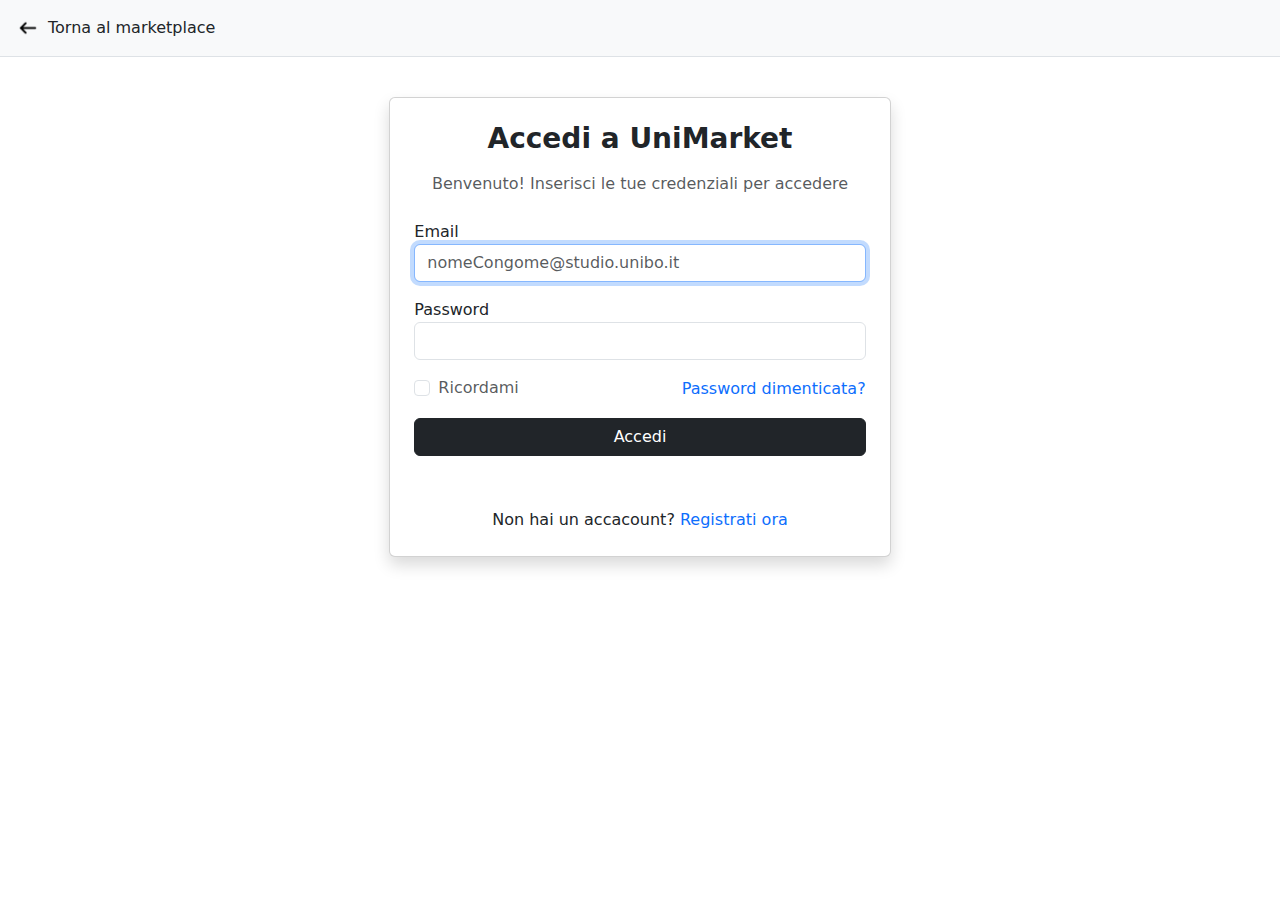
<file: login.html>
<!DOCTYPE html>
<html lang="it">

<head>
    <meta charset="UTF-8">
    <meta name="viewport" content="width=device-width, initial-scale=1">
    <title>Login</title>
    <link href="https://cdn.jsdelivr.net/npm/bootstrap@5.3.3/dist/css/bootstrap.min.css" rel="stylesheet">
    <script src="https://cdn.jsdelivr.net/npm/bootstrap@5.3.3/dist/js/bootstrap.bundle.min.js"></script>
</head>

<body>
    <div class="container-fluid">
        <div class="row">
            <div class="col-12 p-0">
                <header class="p-3 border-bottom mb-4 bg-light">
                    <a href="#" class="text-body text-decoration-none d-flex align-items-center">
                        <img src="images/icons8-sinistra-50.png" alt="Freccia" class="me-2" style="width: 24px; height: 24px;">Torna al marketplace
                    </a>
                </header>
            </div>
        </div>



        <div class="row justify-content-center">
            <div class="col-12 col-sm-10 col-md-6 col-lg-5 p-3">

                <div class="card p-4 shadow">
                    <h1 class="h3 mb-3 fw-bold text-center">Accedi a UniMarket</h1>
                    <p class="text-muted mb-4 text-center">Benvenuto! Inserisci le tue credenziali per accedere</p>

                    <form action="/login" method="post">
                        <div class="mb-3">
                            <label for="username">Email </label>
                            <input type="email" class="form-control" id="username" name="username"
                                placeholder="nomeCongome@studio.unibo.it" autofocus>
                        </div>

                        <div class="mb-3">
                            <label for="password">Password</label>
                            <input type="password" class="form-control" id="password" name="password">
                        </div>

                        <div class="d-flex justify-content-between align-items-center mb-3">
                            <div class="form-check">
                                <input type="checkbox" class="form-check-input" id="remember" name="remember">
                                <label class="form-check-label text-muted" for="remember">Ricordami</label>
                            </div>

                            <a href="#" class="text-decoration-none text-primary">Password dimenticata?</a>
                        </div>

                        <button type="submit" class="btn w-100 btn-dark mb-1">Accedi</button>
                    </form>
                    <p class="text-body mt-5 mb-0 text-center">Non hai un accacount? <a href="#" class="text-decoration-none text-improtant">Registrati ora</a></p>
                </div>
            </div>
</body>

</html>
</file>
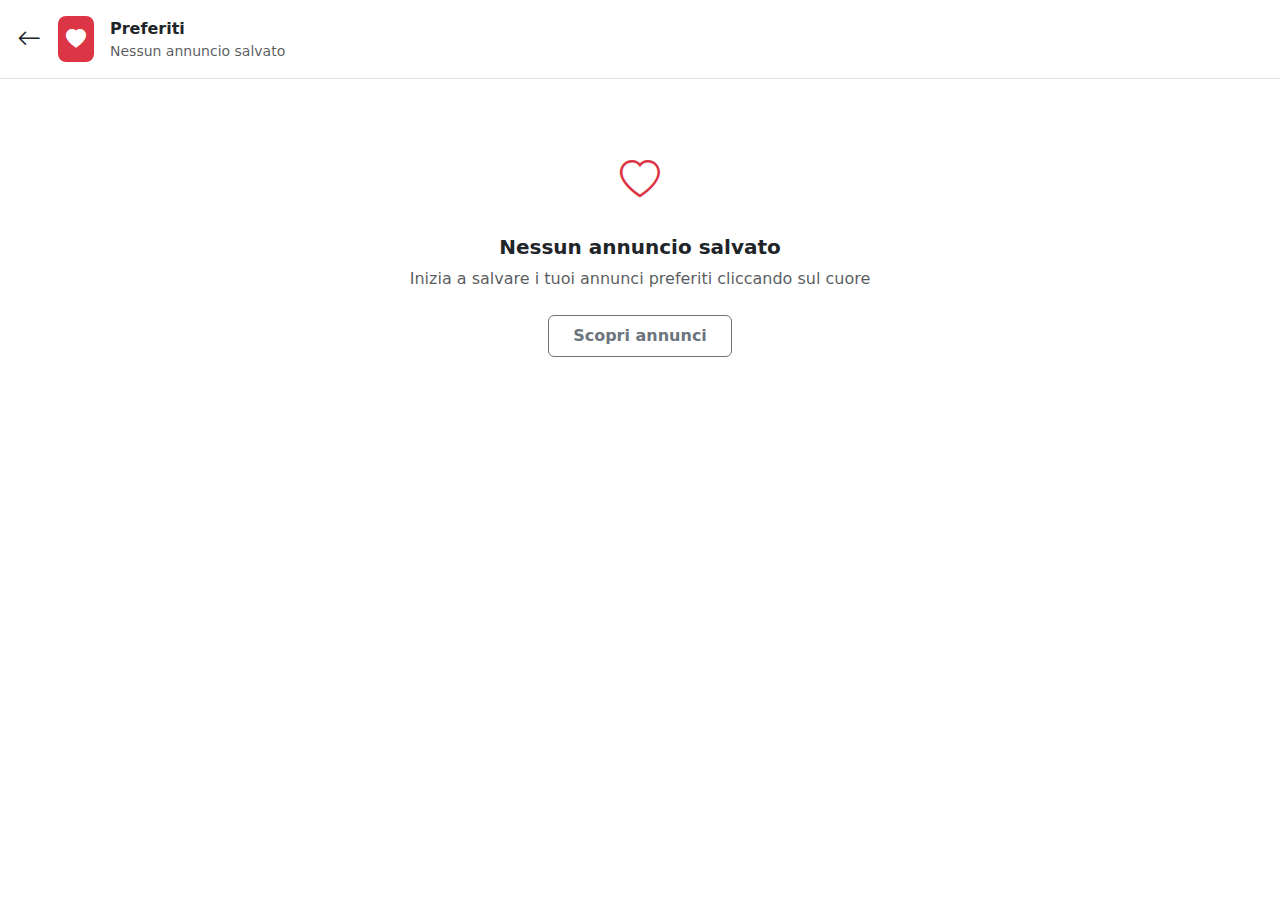
<file: preferiti.html>
<!DOCTYPE html>
<html lang="it">

<head>
    <meta charset="UTF-8">
    <meta name="viewport" content="width=device-width, initial-scale=1.0">
    <title>Preferiti</title>

    <link href="https://cdn.jsdelivr.net/npm/bootstrap@5.3.3/dist/css/bootstrap.min.css" rel="stylesheet">
    <link rel="stylesheet" href="https://cdn.jsdelivr.net/npm/bootstrap-icons@1.11.3/font/bootstrap-icons.min.css">

    <style>
        /* Sincronizzazione stili con Index */
        .card-annuncio {
            transition: transform 0.2s;
            border-radius: 12px;
            overflow: hidden;
            position: relative;
        }

        /* Responsive Image Wrapper */
        .img-wrapper {
            height: 220px; /* Altezza fissa per uniformità */
            overflow: hidden;
            background-color: #f8f9fa;
        }

        .img-wrapper img {
            width: 100%;
            height: 100%;
            object-fit: cover; /* Mantiene le proporzioni senza distorcere */
        }

        .btn-preferiti {
            position: absolute;
            top: 10px;
            right: 10px;
            z-index: 10;
            background: white;
            border: none;
            border-radius: 50%;
            width: 35px;
            height: 35px;
            display: flex;
            align-items: center;
            justify-content: center;
            box-shadow: 0 2px 5px rgba(0,0,0,0.1);
        }

        .price-badge { font-size: 1rem; }
    </style>

    <script>
        (function () {
            try {
                const tema = localStorage.getItem('temaPreferito') ||
                    (window.matchMedia('(prefers-color-scheme: dark)').matches ? 'dark' : 'light');
                document.documentElement.setAttribute('data-bs-theme', tema);
            } catch (e) { }
        })();
    </script>
</head>

<body class="bg-body">

    <div class="container-fluid p-0 min-vh-100 d-flex flex-column">

        <header class="d-flex align-items-center bg-body p-3 border-bottom sticky-top">
            <a href="indexVr2.html" class="btn btn-link text-body p-0 me-3" aria-label="Torna indietro">
                <i class="bi bi-arrow-left fs-4"></i>
            </a>

            <div class="d-flex align-items-center">
                <span class="bg-danger p-2 rounded-3 me-3 fs-5">
                    <i class="bi bi-heart-fill text-white"></i>
                </span>
                <div>
                    <div class="fw-bold">Preferiti</div>
                    <div id="contatore-preferiti" class="text-muted small">Nessun annuncio salvato</div>
                </div>
            </div>
        </header>

        <main class="flex-grow-1 container py-4">
            <div id="vuoto-msg" class="text-center mt-5 d-none">
                <div class="mb-4">
                    <i class="bi bi-heart fs-1 text-danger"></i>
                </div>
                <h5 class="fw-bold mb-2">Nessun annuncio salvato</h5>
                <p class="text-muted mb-4">Inizia a salvare i tuoi annunci preferiti cliccando sul cuore</p>
                <a href="indexVr2.html" class="btn btn-outline-secondary px-4 py-2 fw-bold">Scopri annunci</a>
            </div>

            <div id="lista-preferiti" class="row g-4"></div>
        </main>

    </div>

    <script src="https://cdn.jsdelivr.net/npm/bootstrap@5.3.3/dist/js/bootstrap.bundle.min.js"></script>

    <script>
        function renderizzaPreferiti() {
            const container = document.getElementById('lista-preferiti');
            const vuotoMsg = document.getElementById('vuoto-msg');
            const contatoreHeader = document.getElementById('contatore-preferiti');
            
            const preferiti = JSON.parse(localStorage.getItem('mieiPreferiti')) || [];

            container.innerHTML = '';

            // 1. Aggiornamento Contatore nell'Header
            if (preferiti.length > 0) {
                vuotoMsg.classList.add('d-none');
                contatoreHeader.textContent = preferiti.length + (preferiti.length === 1 ? " annuncio salvato" : " annunci salvati");
            } else {
                vuotoMsg.classList.remove('d-none');
                contatoreHeader.textContent = "Nessun annuncio salvato";
            }

            // 2. Generazione Card
            preferiti.forEach(item => {
                const card = `
                    <div class="col-xl-4 col-lg-6 annuncio" 
                         data-title="${item.title}" 
                         data-facolta="${item.facolta}" 
                         data-condizione="${item.condizione}" 
                         data-prezzo="${item.prezzo}" 
                         data-categoria="${item.categoria}">
                        <div class="card h-100 border-0 shadow-sm card-annuncio">
                            <button class="btn-preferiti" onclick="rimuovi('${item.title.replace(/'/g, "\\'")}')">
                                <i class="bi bi-suit-heart-fill text-danger"></i>
                            </button>
                            <div class="img-wrapper">
                                <img src="${item.img}" alt="${item.title}" class="img-fluid">
                            </div>
                            <div class="card-body">
                                <div class="d-flex justify-content-between align-items-start mb-2">
                                    <h6 class="fw-bold mb-0 text-truncate" style="max-width: 70%;">${item.title}</h6>
                                    <span class="badge bg-primary-subtle text-primary price-badge">€${item.prezzo}</span>
                                </div>
                                <p class="small text-muted mb-2 text-truncate-2">${item.desc}</p>
                                <div class="d-flex justify-content-between align-items-center mb-3">
                                    <span class="badge bg-light text-dark border">
                                        <i class="bi bi-book me-1"></i>${item.categoria}
                                    </span>
                                    <small class="text-muted"><i class="bi bi-geo-alt me-1"></i>${item.luogo || 'Politecnico'}</small>
                                </div>
                                <div class="d-flex justify-content-between align-items-center">
                                    <div>
                                        <span class="badge bg-success-subtle text-success">${item.condizione}</span>
                                        <small class="text-muted d-block mt-1">${item.tempo || 'Recentemente'}</small>
                                    </div>
                                    <button class="btn btn-dark btn-sm px-3 rounded-pill" onclick="spostaNelCarrello('${item.title.replace(/'/g, "\\'")}')">
                                        <i class="bi bi-cart-plus me-1"></i>Aggiungi
                                    </button>
                                </div>
                            </div>
                        </div>
                    </div>`;
                container.innerHTML += card;
            });
        }

        function spostaNelCarrello(title) {
            let preferiti = JSON.parse(localStorage.getItem('mieiPreferiti')) || [];
            let carrello = JSON.parse(localStorage.getItem('mioCarrello')) || [];

            const index = preferiti.findIndex(p => p.title === title);
            if (index !== -1) {
                carrello.push(preferiti[index]);
                localStorage.setItem('mioCarrello', JSON.stringify(carrello));
                
                preferiti.splice(index, 1);
                localStorage.setItem('mieiPreferiti', JSON.stringify(preferiti));
                
                renderizzaPreferiti();
            }
        }

        function rimuovi(title) {
            let preferiti = JSON.parse(localStorage.getItem('mieiPreferiti')) || [];
            preferiti = preferiti.filter(p => p.title !== title);
            localStorage.setItem('mieiPreferiti', JSON.stringify(preferiti));
            renderizzaPreferiti();
        }

        document.addEventListener('DOMContentLoaded', renderizzaPreferiti);
    </script>
</body>
</html>
</file>
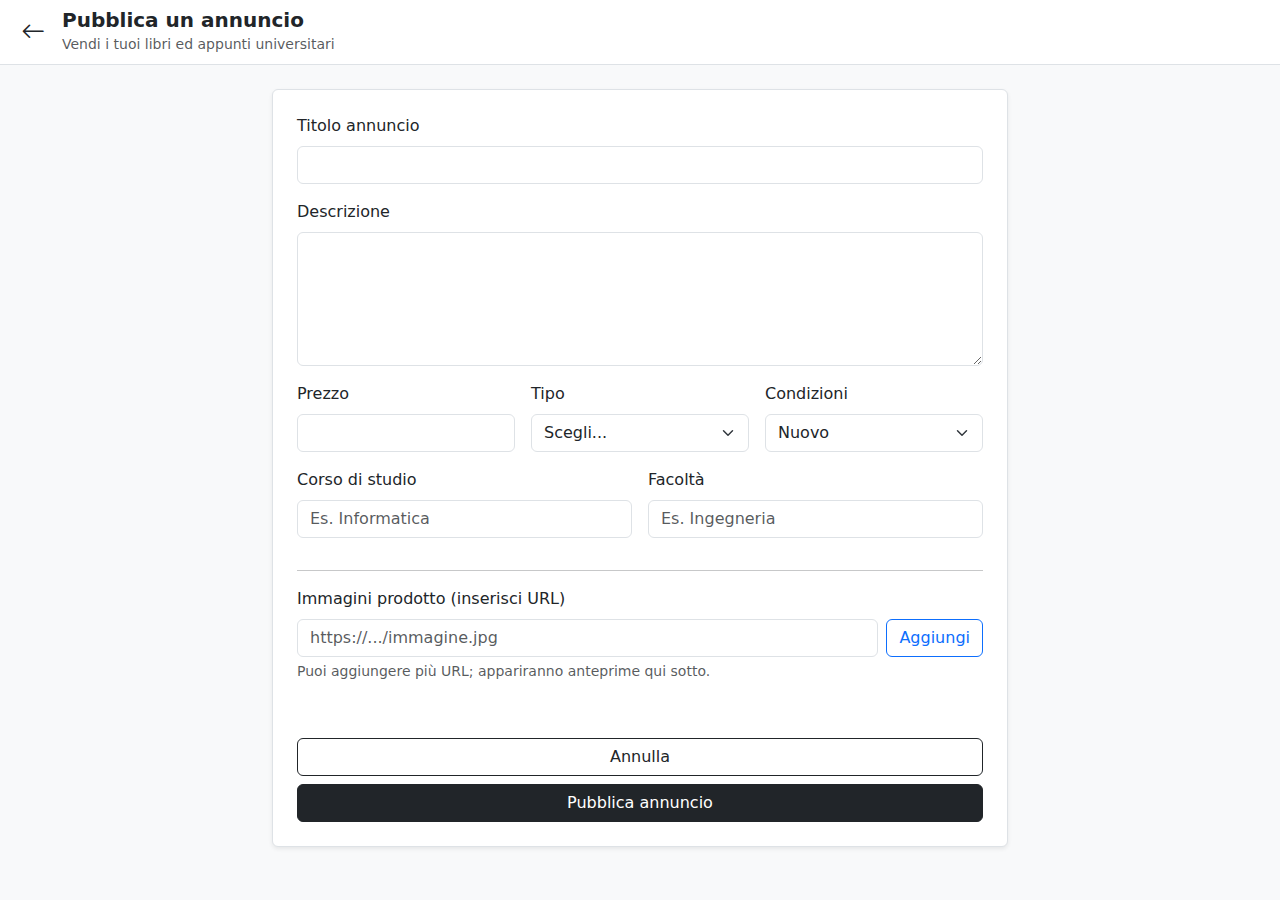
<file: pubblica.html>
<!DOCTYPE html>
<html lang="it">

<head>
    <meta charset="utf-8">
    <meta name="viewport" content="width=device-width, initial-scale=1">
    <title>Pubblica Annuncio - UniMarket</title>
    <link href="https://cdn.jsdelivr.net/npm/bootstrap@5.3.3/dist/css/bootstrap.min.css" rel="stylesheet">
    <script>
        (function(){
            try{
                const tema = localStorage.getItem('temaPreferito') || (window.matchMedia && window.matchMedia('(prefers-color-scheme: dark)').matches ? 'dark' : 'light');
                document.documentElement.setAttribute('data-bs-theme', tema);
            }catch(e){console.warn('Impossibile applicare tema:', e)}
        })();
    </script>
    <script>
        // Applica classi dei pulsanti in base al tema (light/dark)
        (function(){
            function applyButtonTheme(theme){
                const pub = document.getElementById('btn-pubblica');
                const ann = document.getElementById('btn-annulla');
                if(!pub || !ann) return;
                if(theme === 'dark'){
                    pub.classList.remove('btn-dark'); pub.classList.add('btn-light');
                    ann.classList.remove('btn-outline-dark'); ann.classList.add('btn-outline-light');
                } else {
                    pub.classList.remove('btn-light'); pub.classList.add('btn-dark');
                    ann.classList.remove('btn-outline-light'); ann.classList.add('btn-outline-dark');
                }
            }

            function initApply(){
                const initialTheme = document.documentElement.getAttribute('data-bs-theme') || localStorage.getItem('temaPreferito') || 'light';
                applyButtonTheme(initialTheme);
            }

            if (document.readyState === 'loading') {
                document.addEventListener('DOMContentLoaded', initApply);
            } else {
                initApply();
            }

            window.addEventListener('storage', (e) => {
                if (e.key === 'temaPreferito') {
                    const t = e.newValue || 'light';
                    document.documentElement.setAttribute('data-bs-theme', t);
                    applyButtonTheme(t);
                }
            });

            const obs = new MutationObserver(() => {
                const t = document.documentElement.getAttribute('data-bs-theme') || 'light';
                applyButtonTheme(t);
            });
            obs.observe(document.documentElement, { attributes: true, attributeFilter: ['data-bs-theme'] });
        })();
    </script>
    <link rel="stylesheet" href="https://cdn.jsdelivr.net/npm/bootstrap-icons@1.11.3/font/bootstrap-icons.min.css">
    <link rel="stylesheet" href="style/style.css">
    <style>
        .img-preview { width: 100%; height: 140px; object-fit: cover; border-radius: 6px; }
        .preview-card { width: 140px; }
        .preview-list { gap: .75rem; }
        @media (max-width: 575.98px) {
            .preview-card { width: 100px; }
        }
    </style>
</head>

<body class="bg-body-tertiary">

    <header class="container-fluid bg-body border-bottom">
        <div class="container-fluid d-flex align-items-center gap-3 p-2">
            <a href="indexVr2.html" class="btn btn-link text-body p-0" aria-label="Torna al menu">
                <i class="bi bi-arrow-left fs-4"></i>
            </a>
            <div>
                <h1 class="h5 mb-0 fw-bold">Pubblica un annuncio</h1>
                <small class="text-muted">Vendi i tuoi libri ed appunti universitari</small>
            </div>
        </div>
    </header>
 
    <main class="container my-4">
        <div class="row justify-content-center">
            <div class="col-12 col-lg-8">
                <form id="form-annuncio" class="needs-validation card bg-body border p-4 shadow-sm" novalidate>

                    <div class="mb-3">
                        <label for="titolo" class="form-label">Titolo annuncio</label>
                        <input type="text" class="form-control" id="titolo" name="titolo" required>
                        <div class="invalid-feedback">Inserisci il titolo dell'annuncio.</div>
                    </div>

                    <div class="mb-3">
                        <label for="descrizione" class="form-label">Descrizione</label>
                        <textarea class="form-control" id="descrizione" name="descrizione" rows="5" required></textarea>
                        <div class="invalid-feedback">Inserisci una descrizione.</div>
                    </div>

                    <div class="row g-3 mb-3">
                        <div class="col-6 col-md-4">
                            <label for="prezzo" class="form-label">Prezzo</label>
                            <input type="number" class="form-control" id="prezzo" name="prezzo" min="0" step="0.01" required>
                            <div class="invalid-feedback">Inserisci un prezzo valido.</div>
                        </div>
                        <div class="col-6 col-md-4">
                            <label for="tipo" class="form-label">Tipo</label>
                            <select id="tipo" name="tipo" class="form-select" required>
                                <option value="">Scegli...</option>
                                <option>Vendita</option>
                                <option>Scambio</option>
                                <option>Regalo</option>
                            </select>
                            <div class="invalid-feedback">Seleziona il tipo.</div>
                        </div>
                        <div class="col-12 col-md-4">
                            <label for="condizioni" class="form-label">Condizioni</label>
                            <select id="condizioni" name="condizioni" class="form-select">
                                <option>Nuovo</option>
                                <option>Usato - ottimo</option>
                                <option>Usato - buono</option>
                                <option>Usato - accettabile</option>
                            </select>
                        </div>
                    </div>

                    <div class="row g-3 mb-3">
                        <div class="col-12 col-md-6">
                            <label for="corso" class="form-label">Corso di studio</label>
                            <input id="corso" name="corso" class="form-control" placeholder="Es. Informatica" required>
                            <div class="invalid-feedback">Inserisci il corso di studio.</div>
                        </div>
                        <div class="col-12 col-md-6">
                            <label for="facolta" class="form-label">Facoltà</label>
                            <input id="facolta" name="facolta" class="form-control" placeholder="Es. Ingegneria" required>
                            <div class="invalid-feedback">Inserisci la facoltà.</div>
                        </div>
                    </div>

                    <hr>

                    <div class="mb-3">
                        <label class="form-label">Immagini prodotto (inserisci URL)</label>
                        <div class="d-flex gap-2">
                            <input id="image-url-input" class="form-control" placeholder="https://.../immagine.jpg" aria-label="URL immagine">
                            <button type="button" id="btn-aggiungi-immagine" class="btn btn-outline-primary">Aggiungi</button>
                        </div>
                        <div class="form-text">Puoi aggiungere più URL; appariranno anteprime qui sotto.</div>
                    </div>

                    <div id="preview-row" class="d-flex flex-row flex-wrap preview-list mt-3"></div>

                    <div class="mt-4 d-grid gap-2">
                        <a id="btn-annulla" href="index.html" class="btn btn-outline-dark w-100">Annulla</a>
                        <button id="btn-pubblica" type="submit" class="btn btn-dark w-100">Pubblica annuncio</button>
                    </div>

                </form>
            </div>

        </div>
    </main>

    <script src="https://cdn.jsdelivr.net/npm/bootstrap@5.3.3/dist/js/bootstrap.bundle.min.js"></script>
    <script>
        (function () {
            'use strict'
            const forms = document.querySelectorAll('.needs-validation')
            Array.from(forms).forEach(function (form) {
                form.addEventListener('submit', function (event) {
                    if (!form.checkValidity()) {
                        event.preventDefault()
                        event.stopPropagation()
                    } else {
                        event.preventDefault();
                        const data = new FormData(form);
                        const images = Array.from(document.querySelectorAll('.preview-card img')).map(img => img.src);
                        const payload = {
                            titolo: data.get('titolo'),
                            descrizione: data.get('descrizione'),
                            prezzo: data.get('prezzo'),
                            tipo: data.get('tipo'),
                            condizioni: data.get('condizioni'),
                            corso: data.get('corso'),
                            facolta: data.get('facolta'),
                            immagini: images
                        };
                        console.log('Dati annuncio:', payload);
                        alert('Annuncio pubblicato (simulazione). Controlla la console per i dati.');
                    }
                    form.classList.add('was-validated')
                }, false)
            })
        })()

        const btnAggiungi = document.getElementById('btn-aggiungi-immagine');
        const inputUrl = document.getElementById('image-url-input');
        const previewRow = document.getElementById('preview-row');

        function isValidUrl(string) {
            try { return Boolean(new URL(string)); }
            catch(e){ return false; }
        }

        function creaPreview(url) {
            const wrapper = document.createElement('div');
            wrapper.className = 'preview-card card p-2 border-0';
            wrapper.style.width = '';

            const img = document.createElement('img');
            img.src = url;
            img.alt = 'Anteprima immagine';
            img.className = 'img-preview mb-2';

            const btnRemove = document.createElement('button');
            btnRemove.type = 'button';
            btnRemove.className = 'btn btn-sm btn-outline-danger w-100';
            btnRemove.textContent = 'Rimuovi';
            btnRemove.addEventListener('click', () => wrapper.remove());

            wrapper.appendChild(img);
            wrapper.appendChild(btnRemove);
            return wrapper;
        }

        btnAggiungi.addEventListener('click', () => {
            const url = inputUrl.value.trim();
            if (!url) return;
            if (!isValidUrl(url)) { alert('URL non valido'); return; }
            const preview = creaPreview(url);
            previewRow.appendChild(preview);
            inputUrl.value = '';
            inputUrl.focus();
        });

        inputUrl.addEventListener('keydown', (e) => {
            if (e.key === 'Enter') { e.preventDefault(); btnAggiungi.click(); }
        });
    </script>

</body>
</html>
</file>
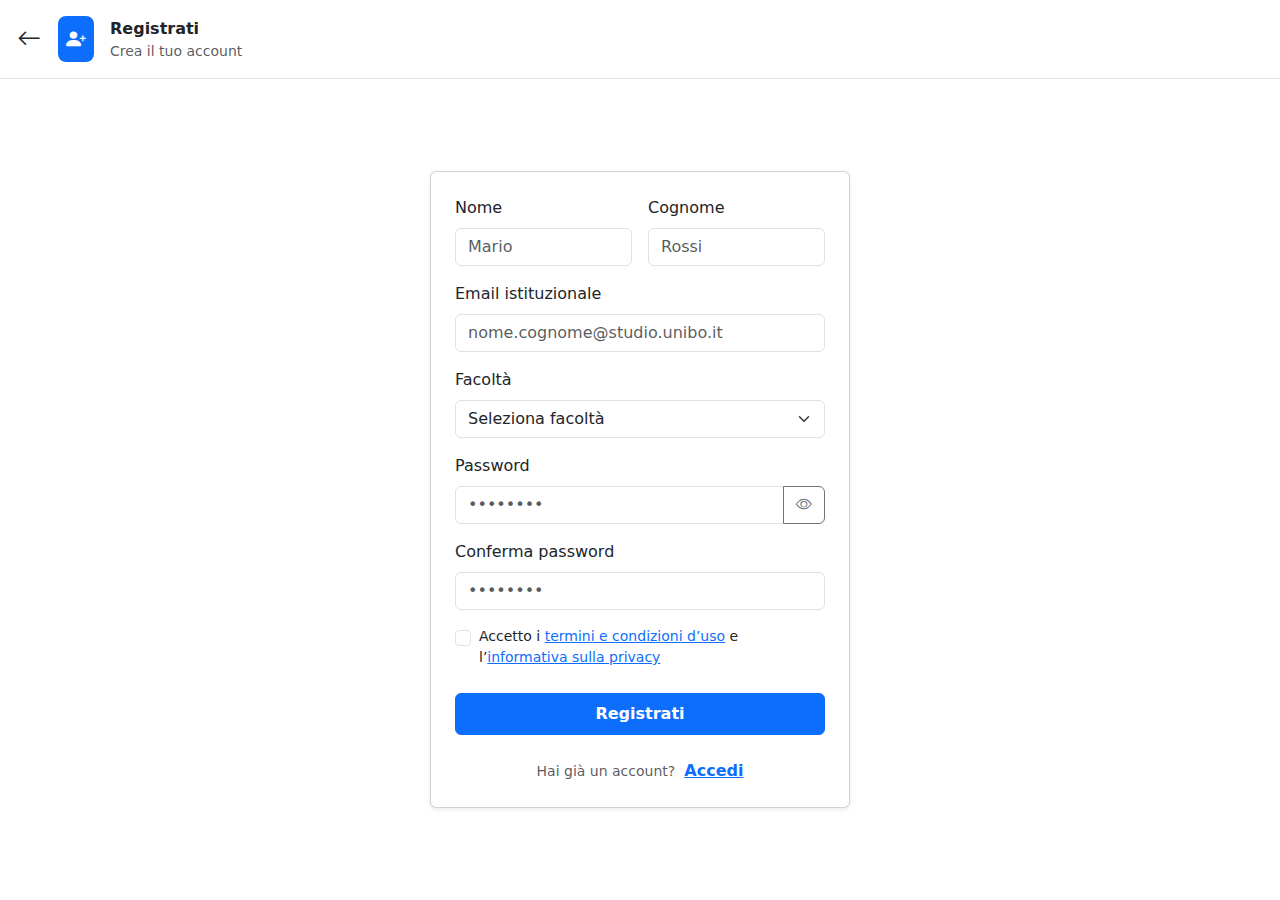
<file: register.html>
<!DOCTYPE html>
<html lang="it">

<head>
    <meta charset="UTF-8">
    <meta name="viewport" content="width=device-width, initial-scale=1.0">
    <title>Registrati</title>

    <link href="https://cdn.jsdelivr.net/npm/bootstrap@5.3.3/dist/css/bootstrap.min.css" rel="stylesheet">
    <link rel="stylesheet" href="https://cdn.jsdelivr.net/npm/bootstrap-icons@1.11.3/font/bootstrap-icons.min.css">

    <!-- Tema -->
    <script>
        (function () {
            try {
                const tema = localStorage.getItem('temaPreferito') ||
                    (window.matchMedia('(prefers-color-scheme: dark)').matches ? 'dark' : 'light');
                document.documentElement.setAttribute('data-bs-theme', tema);
            } catch (e) { }
        })();
    </script>
</head>

<script>
    function togglePasswords(btn) {
        const password = document.getElementById("password");
        const confirm = document.getElementById("confirmPassword");
        const icon = btn.querySelector("i");

        const show = password.type === "password";

        password.type = show ? "text" : "password";
        confirm.type = show ? "text" : "password";

        icon.classList.toggle("bi-eye", !show);
        icon.classList.toggle("bi-eye-slash", show);
    }
</script>


<body class="bg-body">

    <div class="container-fluid p-0 min-vh-100 d-flex flex-column">

        <!-- HEADER -->
        <header class="d-flex align-items-center bg-body p-3 border-bottom sticky-top">
            <a href="indexVr2.html" class="btn btn-link text-body p-0 me-3" aria-label="Torna indietro">
                <i class="bi bi-arrow-left fs-4"></i>
            </a>

            <div class="d-flex align-items-center">
                <span class="bg-primary p-2 rounded-3 me-3 fs-5">
                    <i class="bi bi-person-plus-fill text-white"></i>
                </span>
                <div>
                    <div class="fw-bold">Registrati</div>
                    <div class="text-muted small">Crea il tuo account</div>
                </div>
            </div>
        </header>

        <!-- FORM -->
        <main class="flex-grow-1 d-flex align-items-center justify-content-center px-3">
            <div class="card shadow-sm w-100" style="max-width: 420px;">
                <div class="card-body p-4">

                    <form>

                        <div class="row g-3 mb-3">
                            <div class="col-6">
                                <label class="form-label">Nome</label>
                                <input type="text" class="form-control" placeholder="Mario" required>
                            </div>
                            <div class="col-6">
                                <label class="form-label">Cognome</label>
                                <input type="text" class="form-control" placeholder="Rossi" required>
                            </div>
                        </div>

                        <div class="mb-3">
                            <label class="form-label">Email istituzionale</label>
                            <input type="email" class="form-control" placeholder="nome.cognome@studio.unibo.it" required>
                        </div>

                        <div class="mb-3">
                            <label class="form-label">Facoltà</label>
                            <select class="form-select" required>
                                <option value="" selected disabled>Seleziona facoltà</option>
                                <option>Ingegneria</option>
                                <option>Medicina</option>
                                <option>Giurisprudenza</option>
                                <option>Economia</option>
                                <option>Scienze</option>
                            </select>
                        </div>

                        <div class="mb-3">
                            <label class="form-label">Password</label>
                            <div class="input-group">
                                <input type="password" id="password" class="form-control" placeholder="••••••••"
                                    required>
                                <button class="btn btn-outline-secondary" type="button" onclick="togglePasswords(this)">
                                    <i class="bi bi-eye"></i>
                                </button>
                            </div>
                        </div>



                        <div class="mb-3">
                            <label class="form-label">Conferma password</label>
                            <input type="password" id="confirmPassword" class="form-control" placeholder="••••••••"
                                required>
                        </div>



                        <div class="form-check mb-4">
                            <input class="form-check-input" type="checkbox" id="terms" required>
                            <label class="form-check-label small" for="terms">
                                Accetto i <a href="#" class="link-primary">termini e condizioni d’uso</a> e
                                l’<a href="#" class="link-primary">informativa sulla privacy</a>
                            </label>
                        </div>

                        <button type="submit" class="btn btn-primary w-100 py-2 fw-bold">
                            Registrati
                        </button>

                    </form>

                    <div class="text-center mt-4">
                        <span class="text-muted small">Hai già un account?</span>
                        <a href="login.html" class="fw-bold ms-1">Accedi</a>
                    </div>

                </div>
            </div>
        </main>

    </div>

    <script src="https://cdn.jsdelivr.net/npm/bootstrap@5.3.3/dist/js/bootstrap.bundle.min.js"></script>
</body>

</html>
</file>
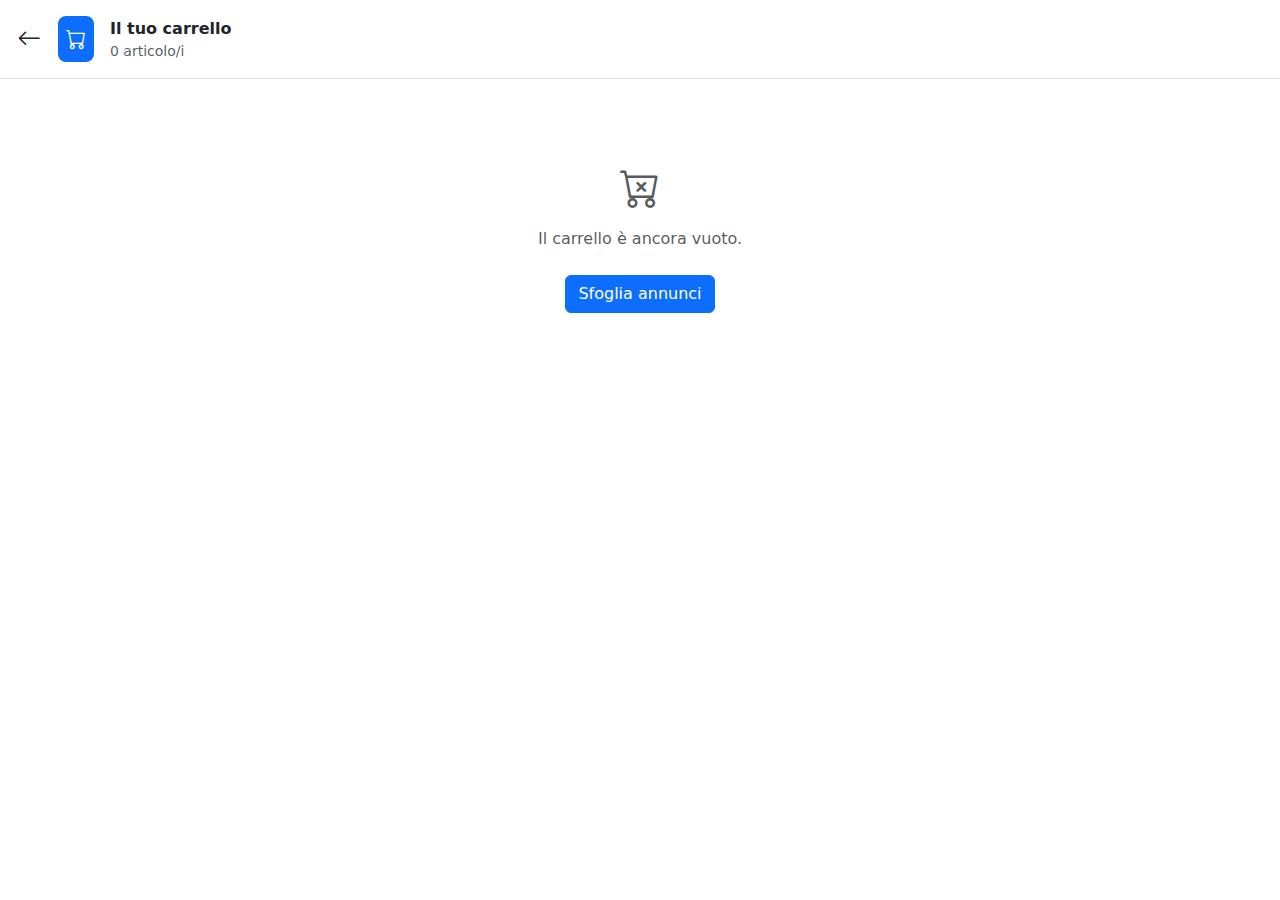
<file: html/carrello.html>
<!DOCTYPE html>
<html lang="it">

<head>
    <meta charset="UTF-8">
    <meta name="viewport" content="width=device-width, initial-scale=1.0">
    <title>Carrello - UniMarket</title>
    <link href="https://cdn.jsdelivr.net/npm/bootstrap@5.3.3/dist/css/bootstrap.min.css" rel="stylesheet">
    <link rel="stylesheet" href="https://cdn.jsdelivr.net/npm/bootstrap-icons@1.11.3/font/bootstrap-icons.min.css">
    <script>
        (function () {
            const tema = localStorage.getItem('temaPreferito') || 'light';
            document.documentElement.setAttribute('data-bs-theme', tema);
        })();
    </script>
</head>

<body class="bg-body">
    <div class="container-fluid p-0">
        <header class="d-flex align-items-center bg-body p-3 border-bottom sticky-top">
            <a href="index.html" class="btn btn-link text-body p-0 me-3">
                <i class="bi bi-arrow-left fs-4"></i>
            </a>
            <div class="d-flex align-items-center">
                <span class="bg-primary p-2 rounded-3 me-3 fs-5"><i class="bi bi-cart text-white"></i></span>
                <div>
                    <div class="fw-bold">Il tuo carrello</div>
                    <div id="info-carrello" class="text-muted small">0 articoli</div>
                </div>
            </div>
        </header>

        <main id="lista-carrello" class="p-3">
            </main>

        <div id="carrello-vuoto" class="text-center py-5 d-none">
            <i class="bi bi-cart-x fs-1 text-muted"></i>
            <p class="mt-2 text-muted">Il carrello è ancora vuoto.</p>
            <a href="index.html" class="btn btn-primary mt-2">Sfoglia annunci</a>
        </div>

        <div id="footer-totale" class="fixed-bottom bg-body border-top p-3 shadow-lg d-none">
            <div class="container-fluid">
                <div class="d-flex justify-content-between align-items-center mb-3">
                    <span class="h6 mb-0 text-muted">Subtotale:</span>
                    <span id="prezzo-totale" class="h5 mb-0 fw-bold text-primary">€0.00</span>
                </div>
                <button class="btn btn-primary w-100 py-2 fw-bold rounded-3">Procedi al pagamento</button>
            </div>
        </div>

        <div style="height: 120px;"></div>
    </div>

    <script>
        function caricaCarrello() {
            const container = document.getElementById('lista-carrello');
            const infoCarrello = document.getElementById('info-carrello');
            const carrelloVuoto = document.getElementById('carrello-vuoto');
            const footerTotale = document.getElementById('footer-totale');
            const prezzoTotaleEl = document.getElementById('prezzo-totale');
            
            const carrello = JSON.parse(localStorage.getItem('mioCarrello')) || [];

            container.innerHTML = '';
            infoCarrello.textContent = `${carrello.length} articolo/i`;

            if (carrello.length === 0) {
                carrelloVuoto.classList.remove('d-none');
                footerTotale.classList.add('d-none');
                return;
            }

            carrelloVuoto.classList.add('d-none');
            footerTotale.classList.remove('d-none');

            let totale = 0;

            carrello.forEach((item, index) => {
                totale += parseFloat(item.prezzo);

                const card = `
                <div class="card shadow-sm mb-3 border-0">
                    <div class="card-body d-flex align-items-center">
                        <img src="${item.img}" class="rounded me-3" style="width:70px;height:90px;object-fit:cover;">
                        <div class="flex-grow-1">
                            <h6 class="fw-bold mb-0">${item.title}</h6>
                            <span class="text-primary fw-bold">€${item.prezzo}</span>
                        </div>
                        <button onclick="rimuoviDalCarrello(${index})" class="btn btn-outline-danger btn-sm border-0">
                            <i class="bi bi-trash fs-5"></i>
                        </button>
                    </div>
                </div>`;
                container.innerHTML += card;
            });

            prezzoTotaleEl.textContent = `€${totale.toFixed(2)}`;
        }

        function rimuoviDalCarrello(index) {
            let carrello = JSON.parse(localStorage.getItem('mioCarrello')) || [];
            carrello.splice(index, 1);
            localStorage.setItem('mioCarrello', JSON.stringify(carrello));
            caricaCarrello(); // Aggiorna istantaneamente l'interfaccia
        }

        document.addEventListener('DOMContentLoaded', caricaCarrello);
    </script>
</body>

</html>
</file>
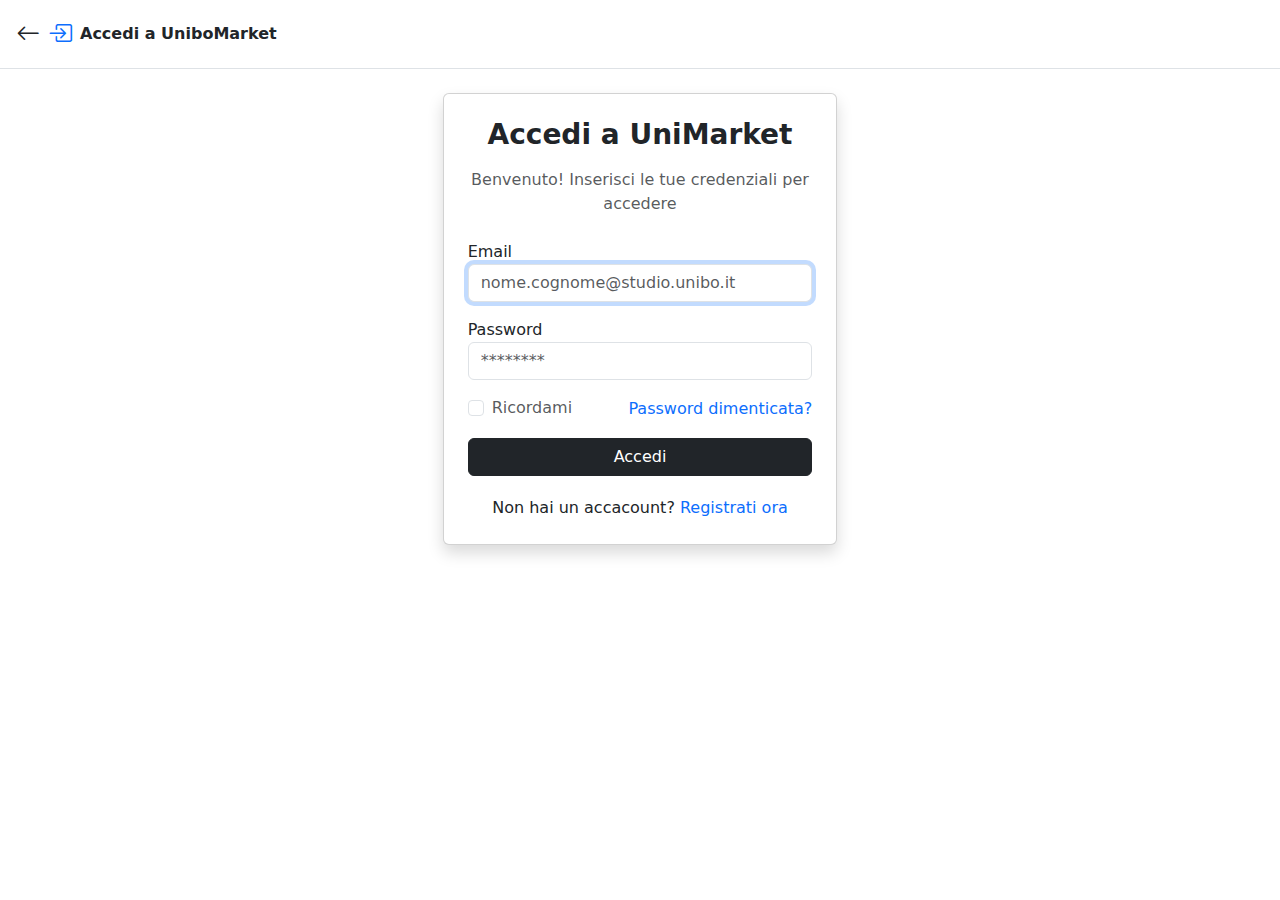
<file: html/login.html>
<!DOCTYPE html>
<html lang="it">

<head>
    <meta charset="UTF-8">
    <meta name="viewport" content="width=device-width, initial-scale=1">
    <title>Login</title>
    <link href="https://cdn.jsdelivr.net/npm/bootstrap@5.3.3/dist/css/bootstrap.min.css" rel="stylesheet">
    <script>
        (function () {
            try {
                const tema = localStorage.getItem('temaPreferito') || (window.matchMedia && window.matchMedia('(prefers-color-scheme: dark)').matches ? 'dark' : 'light');
                document.documentElement.setAttribute('data-bs-theme', tema);
            } catch (e) { console.warn('Impossibile applicare tema:', e) }
        })();
    </script>
    <link rel="stylesheet" href="https://cdn.jsdelivr.net/npm/bootstrap-icons@1.11.3/font/bootstrap-icons.min.css">
    <link rel="stylesheet" href="/style/style.css">

</head>

<body>
    <div class="container-fluid">
        <div class="row">
            <div class="col-12 p-0">
                <header class="p-3 border-bottom mb-2 bg-body">
                    <div class="d-flex align-items-center">
                        <!-- freccia cliccabile -->
                        <a href="index.html" class="text-body text-decoration-none me-2">
                            <i class="bi bi-arrow-left fs-4"></i>
                        </a>
                        <!-- icona login decorativa -->
                        <i class="bi bi-box-arrow-in-right fs-4 text-primary me-2"></i>
                        <!-- testo -->
                        <span class="fw-bold">Accedi a UniboMarket</span>
                    </div>


                </header>
            </div>
        </div>



        <div class="row justify-content-center">
            <div class="col-12 col-sm-10 col-md-6 col-lg-4 p-3">

                <div class="card p-4 shadow">
                    <h1 class="h3 mb-3 fw-bold text-center">Accedi a UniMarket</h1>

                    <p class="text-muted mb-4 text-center">Benvenuto! Inserisci le tue credenziali per accedere</p>

                    <form action="login.php" method="post">
                        <div class="mb-3">
                            <label for="email">Email </label>
                            <input type="email" class="form-control border" id="email" name="email"
                                placeholder="nome.cognome@studio.unibo.it" autofocus required>
                        </div>

                        <div class="mb-3">
                            <label for="password">Password</label>
                            <input type="password" class="form-control border" placeholder="********" id="password"
                                name="password" required>
                        </div>

                        <div class="d-flex justify-content-between align-items-center mb-3">
                            <div class="form-check">
                                <input type="checkbox" class="form-check-input" id="remember" name="remember">
                                <label class="form-check-label text-muted" for="remember">Ricordami</label>
                            </div>

                            <a href="#" class="text-decoration-none text-primary">Password dimenticata?</a>
                        </div>

                        <button type="submit" class="btn w-100 btn-dark mb-1">Accedi</button>
                    </form>
                    <p class="text-body mt-3 mb-0 text-center">Non hai un accacount? <a href="register.html"
                            class="text-decoration-none text-improtant">Registrati ora</a></p>
                </div>
            </div>
            <!-- Bootstrap JS caricato in fondo per migliori prestazioni -->
            <script src="https://cdn.jsdelivr.net/npm/bootstrap@5.3.3/dist/js/bootstrap.bundle.min.js"></script>

</body>

</html>
</file>
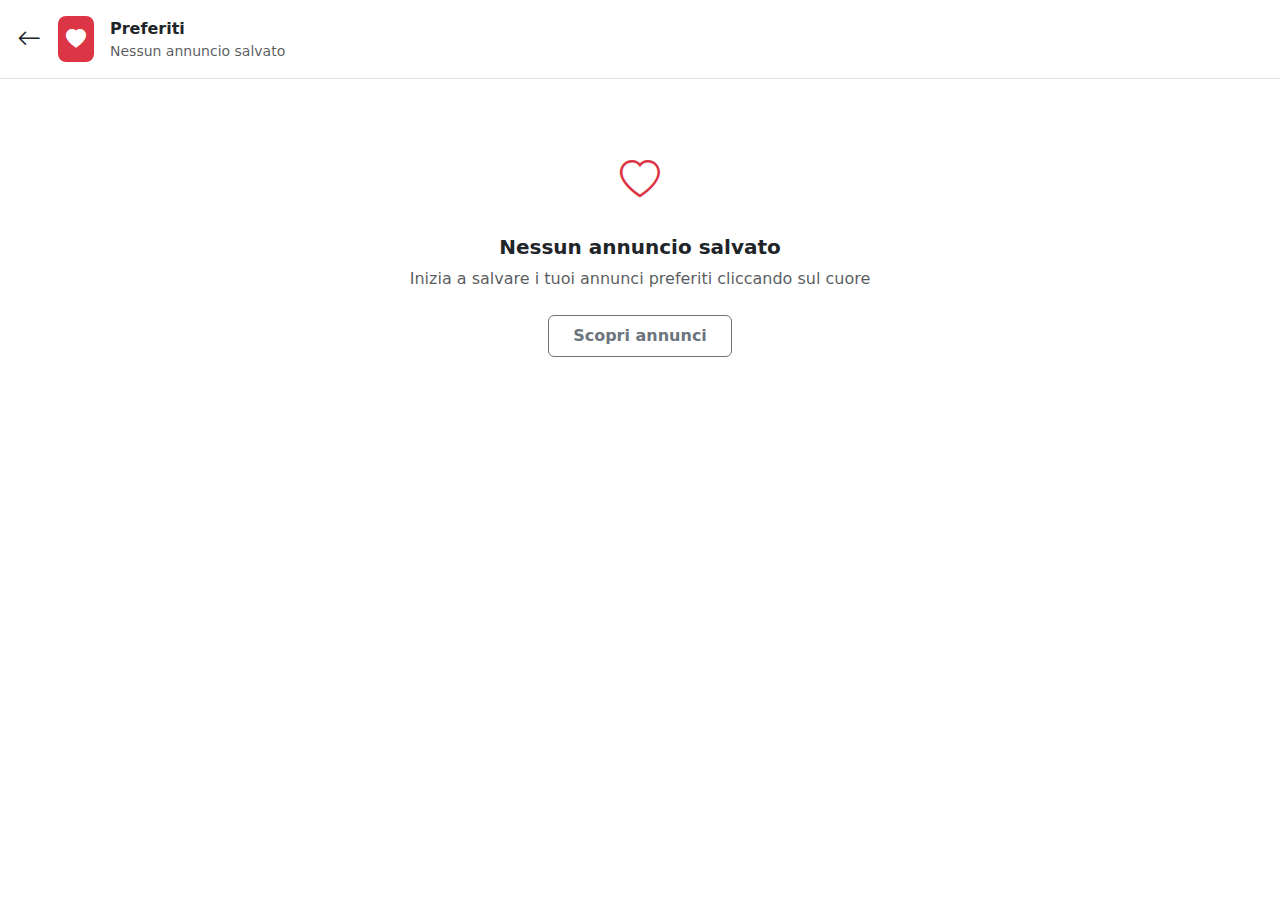
<file: html/preferiti.html>
<!DOCTYPE html>
<html lang="it">

<head>
    <meta charset="UTF-8">
    <meta name="viewport" content="width=device-width, initial-scale=1.0">
    <title>Preferiti</title>

    <link href="https://cdn.jsdelivr.net/npm/bootstrap@5.3.3/dist/css/bootstrap.min.css" rel="stylesheet">
    <link rel="stylesheet" href="https://cdn.jsdelivr.net/npm/bootstrap-icons@1.11.3/font/bootstrap-icons.min.css">

    <style>
        /* Sincronizzazione stili con Index */
        .card-annuncio {
            transition: transform 0.2s;
            border-radius: 12px;
            overflow: hidden;
            position: relative;
        }

        /* Responsive Image Wrapper */
        .img-wrapper {
            height: 220px; /* Altezza fissa per uniformità */
            overflow: hidden;
            background-color: #f8f9fa;
        }

        .img-wrapper img {
            width: 100%;
            height: 100%;
            object-fit: cover; /* Mantiene le proporzioni senza distorcere */
        }

        .btn-preferiti {
            position: absolute;
            top: 10px;
            right: 10px;
            z-index: 10;
            background: white;
            border: none;
            border-radius: 50%;
            width: 35px;
            height: 35px;
            display: flex;
            align-items: center;
            justify-content: center;
            box-shadow: 0 2px 5px rgba(0,0,0,0.1);
        }

        .price-badge { font-size: 1rem; }
    </style>

    <script>
        (function () {
            try {
                const tema = localStorage.getItem('temaPreferito') ||
                    (window.matchMedia('(prefers-color-scheme: dark)').matches ? 'dark' : 'light');
                document.documentElement.setAttribute('data-bs-theme', tema);
            } catch (e) { }
        })();
    </script>
</head>

<body class="bg-body">

    <div class="container-fluid p-0 min-vh-100 d-flex flex-column">

        <!-- HEADER -->
        <header class="d-flex align-items-center bg-body p-3 border-bottom sticky-top">
            <a href="index.html" class="btn btn-link text-body p-0 me-3" aria-label="Torna indietro">
                <i class="bi bi-arrow-left fs-4"></i>
            </a>

            <div class="d-flex align-items-center">
                <span class="bg-danger p-2 rounded-3 me-3 fs-5">
                    <i class="bi bi-heart-fill text-white"></i>
                </span>
                <div>
                    <div class="fw-bold">Preferiti</div>
                    <div id="contatore-preferiti" class="text-muted small">Nessun annuncio salvato</div>
                </div>
            </div>
        </header>

        <main class="flex-grow-1 container py-4">
            <div id="vuoto-msg" class="text-center mt-5 d-none">
                <div class="mb-4">
                    <i class="bi bi-heart fs-1 text-danger"></i>
                </div>
                <h5 class="fw-bold mb-2">Nessun annuncio salvato</h5>
                <p class="text-muted mb-4">Inizia a salvare i tuoi annunci preferiti cliccando sul cuore</p>
                <a href="index.html" class="btn btn-outline-secondary px-4 py-2 fw-bold">Scopri annunci</a>
            </div>

            <div id="lista-preferiti" class="row g-4"></div>
        </main>

    </div>

    <script src="https://cdn.jsdelivr.net/npm/bootstrap@5.3.3/dist/js/bootstrap.bundle.min.js"></script>

    <script>
        function renderizzaPreferiti() {
            const container = document.getElementById('lista-preferiti');
            const vuotoMsg = document.getElementById('vuoto-msg');
            const contatoreHeader = document.getElementById('contatore-preferiti');
            
            const preferiti = JSON.parse(localStorage.getItem('mieiPreferiti')) || [];

            container.innerHTML = '';

            // 1. Aggiornamento Contatore nell'Header
            if (preferiti.length > 0) {
                vuotoMsg.classList.add('d-none');
                contatoreHeader.textContent = preferiti.length + (preferiti.length === 1 ? " annuncio salvato" : " annunci salvati");
            } else {
                vuotoMsg.classList.remove('d-none');
                contatoreHeader.textContent = "Nessun annuncio salvato";
            }

            // 2. Generazione Card
            preferiti.forEach(item => {
                const card = `
                    <div class="col-xl-4 col-lg-6 annuncio" 
                         data-title="${item.title}" 
                         data-facolta="${item.facolta}" 
                         data-condizione="${item.condizione}" 
                         data-prezzo="${item.prezzo}" 
                         data-categoria="${item.categoria}">
                        <div class="card h-100 border-0 shadow-sm card-annuncio">
                            <button class="btn-preferiti" onclick="rimuovi('${item.title.replace(/'/g, "\\'")}')">
                                <i class="bi bi-suit-heart-fill text-danger"></i>
                            </button>
                            <div class="img-wrapper">
                                <img src="${item.img}" alt="${item.title}" class="img-fluid">
                            </div>
                            <div class="card-body">
                                <div class="d-flex justify-content-between align-items-start mb-2">
                                    <h6 class="fw-bold mb-0 text-truncate" style="max-width: 70%;">${item.title}</h6>
                                    <span class="badge bg-primary-subtle text-primary price-badge">€${item.prezzo}</span>
                                </div>
                                <p class="small text-muted mb-2 text-truncate-2">${item.desc}</p>
                                <div class="d-flex justify-content-between align-items-center mb-3">
                                    <span class="badge bg-light text-dark border">
                                        <i class="bi bi-book me-1"></i>${item.categoria}
                                    </span>
                                    <small class="text-muted"><i class="bi bi-geo-alt me-1"></i>${item.luogo || 'Politecnico'}</small>
                                </div>
                                <div class="d-flex justify-content-between align-items-center">
                                    <div>
                                        <span class="badge bg-success-subtle text-success">${item.condizione}</span>
                                        <small class="text-muted d-block mt-1">${item.tempo || 'Recentemente'}</small>
                                    </div>
                                    <button class="btn btn-dark btn-sm px-3 rounded-pill" onclick="spostaNelCarrello('${item.title.replace(/'/g, "\\'")}')">
                                        <i class="bi bi-cart-plus me-1"></i>Aggiungi
                                    </button>
                                </div>
                            </div>
                        </div>
                    </div>`;
                container.innerHTML += card;
            });
        }

        function spostaNelCarrello(title) {
            let preferiti = JSON.parse(localStorage.getItem('mieiPreferiti')) || [];
            let carrello = JSON.parse(localStorage.getItem('mioCarrello')) || [];

            const index = preferiti.findIndex(p => p.title === title);
            if (index !== -1) {
                carrello.push(preferiti[index]);
                localStorage.setItem('mioCarrello', JSON.stringify(carrello));
                
                preferiti.splice(index, 1);
                localStorage.setItem('mieiPreferiti', JSON.stringify(preferiti));
                
                renderizzaPreferiti();
            }
        }

        function rimuovi(title) {
            let preferiti = JSON.parse(localStorage.getItem('mieiPreferiti')) || [];
            preferiti = preferiti.filter(p => p.title !== title);
            localStorage.setItem('mieiPreferiti', JSON.stringify(preferiti));
            renderizzaPreferiti();
        }

        document.addEventListener('DOMContentLoaded', renderizzaPreferiti);
    </script>
</body>
</html>
</file>
<file: style/style.css>

</file>
